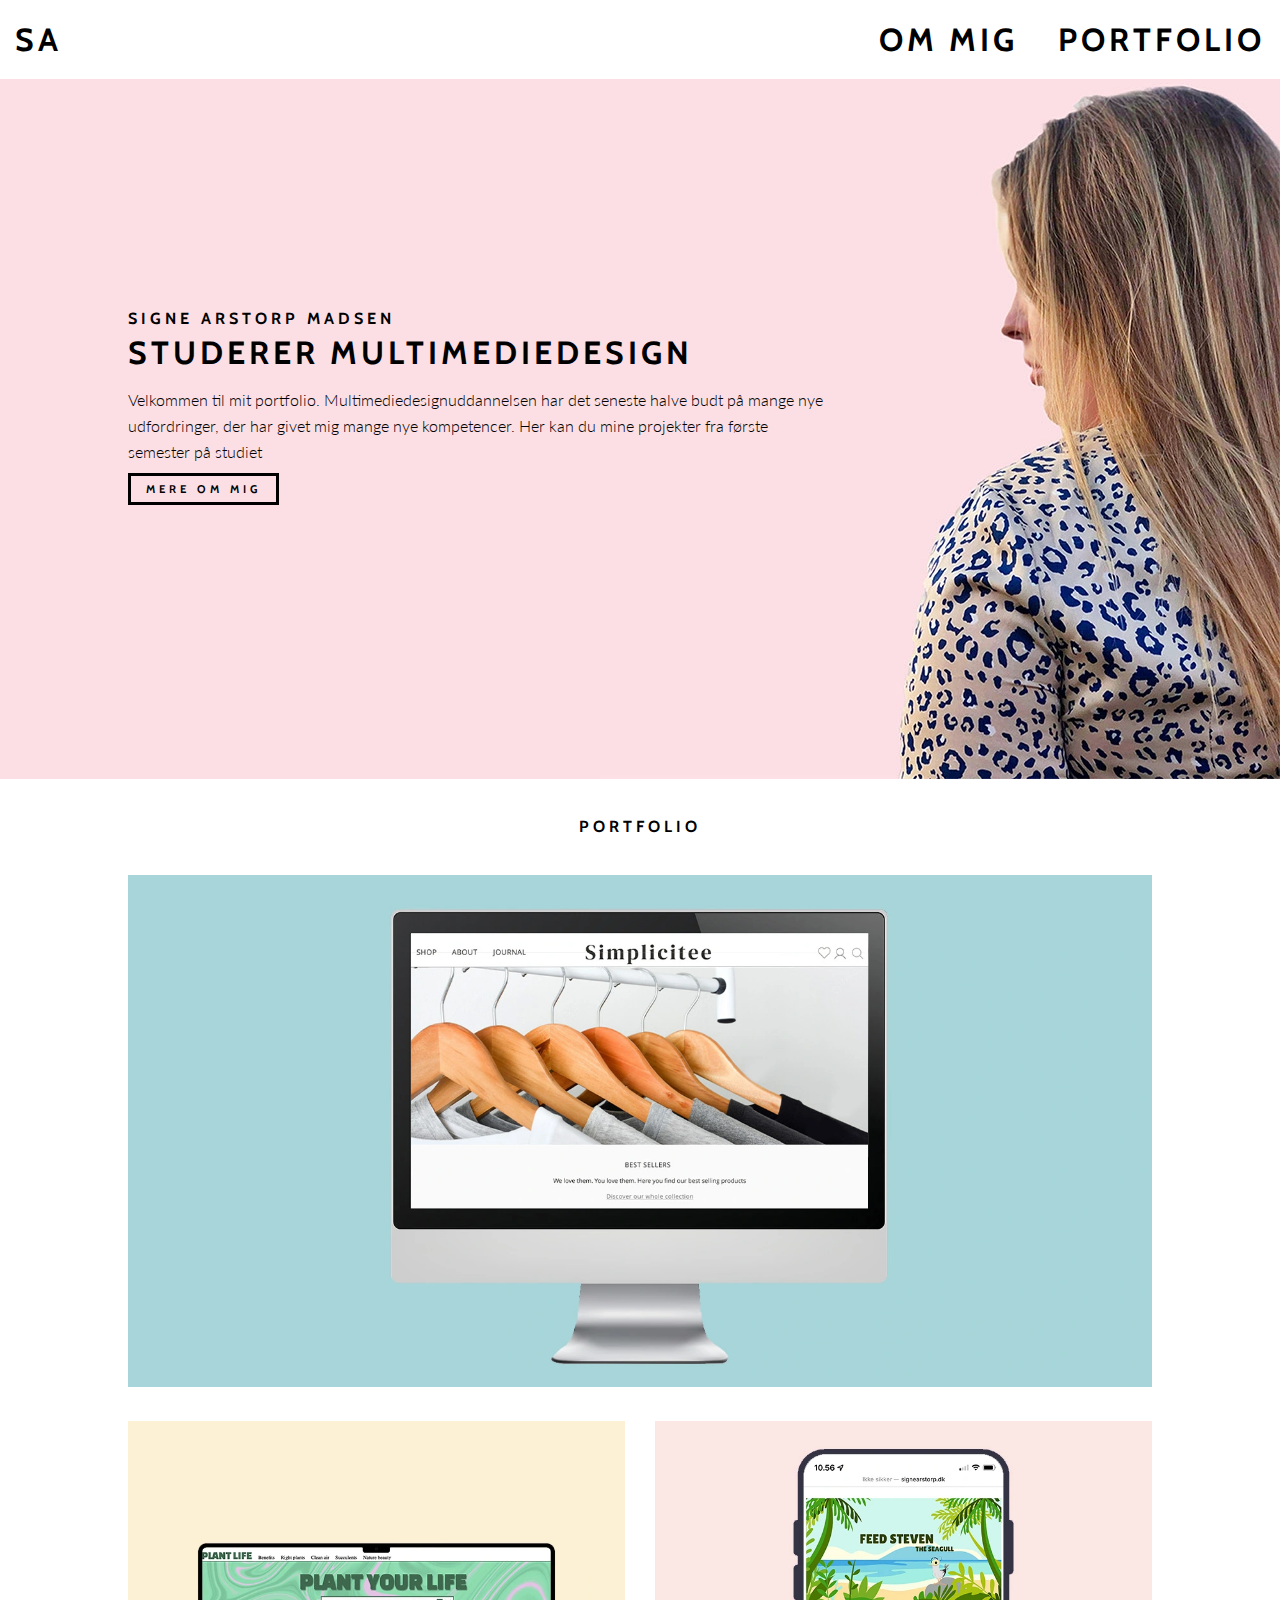
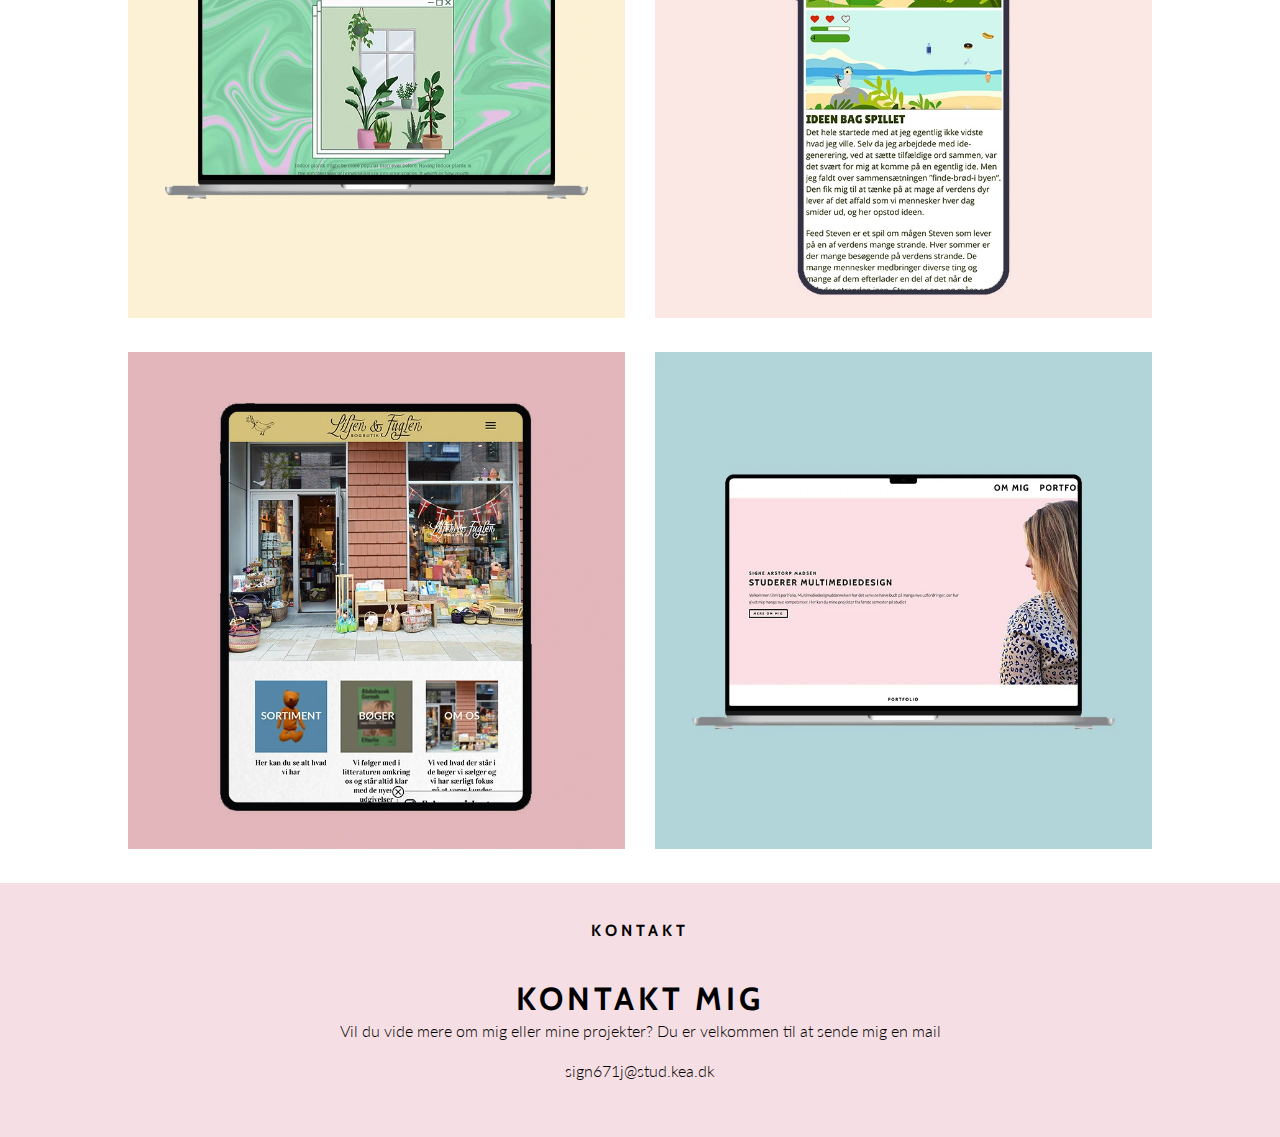
<file: index.html>
<!DOCTYPE html>
<html lang="da">
  <head>
    <meta charset="UTF-8" />
    <meta http-equiv="X-UA-Compatible" content="IE=edge" />
    <meta name="viewport" content="width=device-width, initial-scale=1.0" />
    <link rel="stylesheet" href="generel.css" />
    <link rel="stylesheet" href="layout.css" />
    <link rel="preconnect" href="https://fonts.googleapis.com" />
    <link rel="preconnect" href="https://fonts.gstatic.com" crossorigin />
    <link href="https://fonts.googleapis.com/css2?family=Cabin:wght@500;600;700&family=Lato:wght@300&display=swap" rel="stylesheet" />
    <link rel="icon" type="image/svg+xml" href="img/favicon.svg" />
    <title>Forside</title>
  </head>
  <body>
    <header>
      <a class="logo" href="index.html">SA</a>
      <nav>
        <ul class="menu">
          <li>
            <a class="om_mig" href="om_mig.html">om mig</a>
          </li>
          <li>
            <a class="portfolio_menu" href="portfolio.html">portfolio</a>
          </li>
        </ul>
      </nav>
    </header>

    <main>
      <div class="om_mig_container">
        <div class="om_mig_tekst">
          <h2>signe arstorp madsen</h2>
          <h1>studerer multimediedesign</h1>
          <p>Velkommen til mit portfolio. Multimediedesignuddannelsen har det seneste halve budt på mange nye udfordringer, der har givet mig mange nye kompetencer. Her kan du mine projekter fra første semester på studiet</p>
          <a class="om_knap" href="om_mig.html">Mere om mig</a>
        </div>
      </div>
      <h2 class="portfolio_tekst">portfolio</h2>
      <div class="portfolio">
        <div class="portfolio_grid">
          <div class="container1">
            <a href="tema3.html"><img class="tema3" src="img/tema_3.webp" alt="" /></a>
          </div>
          <div class="container2">
            <a href="tema2.html"><img class="tema2" src="img/tema_2.webp" alt="" /></a>
          </div>
          <div class="container3">
            <a href="tema4.html"><img class="tema4" src="img/tema_4.webp" alt="" /></a>
          </div>
          <div class="container4">
            <a href="tema5.html"><img class="tema5" src="img/tema_5.webp" alt="" /></a>
          </div>
          <div class="container5">
            <a href="tema6.html"><img class="tema6" src="img/tema_6.webp" alt="" /></a>
          </div>
        </div>
      </div>
    </main>

    <footer>
      <h2>kontakt</h2>
      <h1>Kontakt mig</h1>
      <p>Vil du vide mere om mig eller mine projekter? Du er velkommen til at sende mig en mail</p>
      <p>sign671j@stud.kea.dk</p>
    </footer>
    <script src="script.js"></script>
  </body>
</html>
</file>
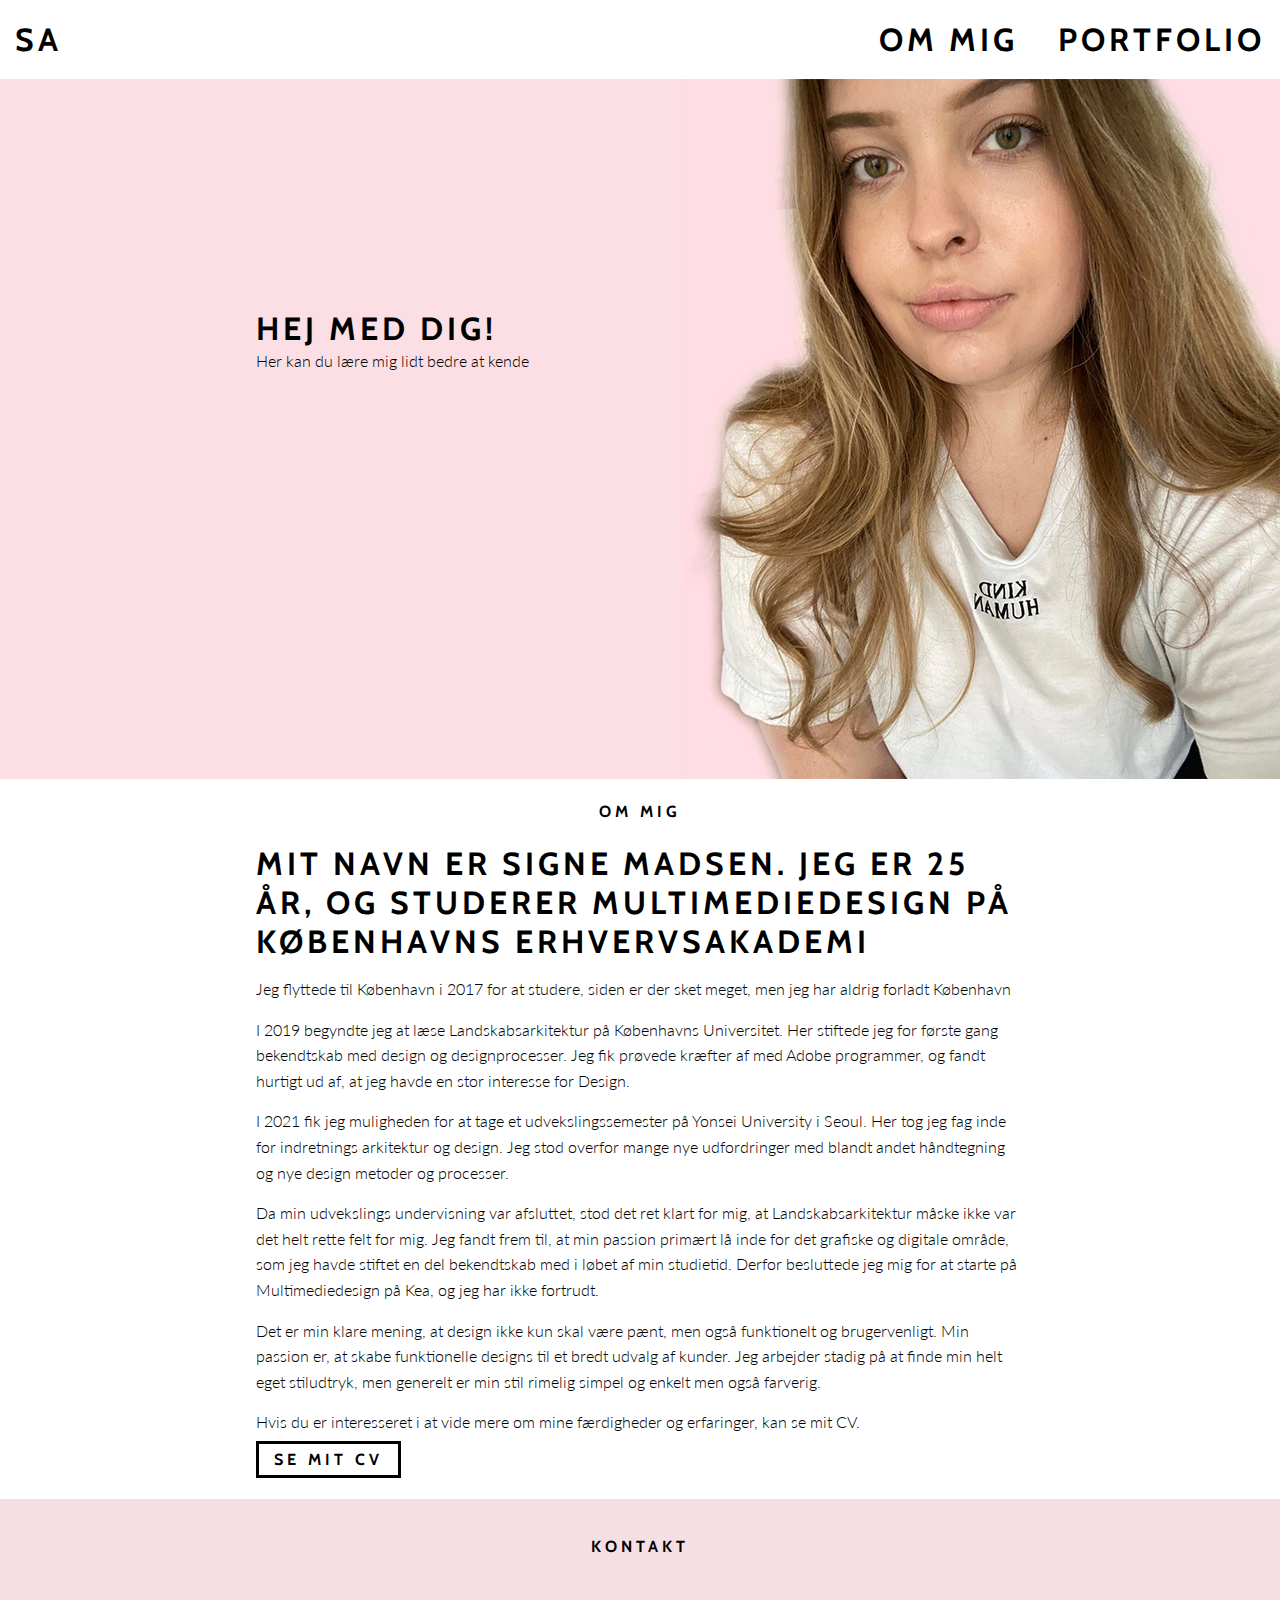
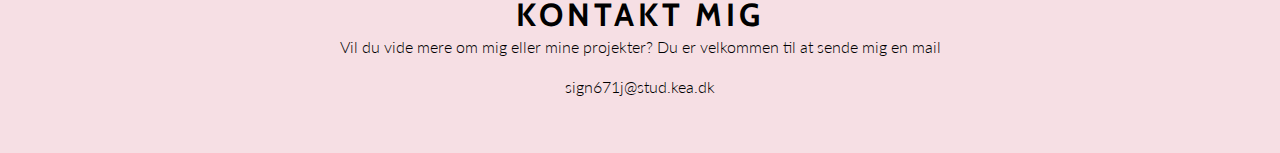
<file: om_mig.html>
<!DOCTYPE html>
<html lang="Da">
  <head>
    <meta charset="UTF-8" />
    <meta http-equiv="X-UA-Compatible" content="IE=edge" />
    <meta name="viewport" content="width=device-width, initial-scale=1.0" />
    <link rel="stylesheet" href="generel.css" />
    <link rel="stylesheet" href="layout.css" />
    <link rel="preconnect" href="https://fonts.googleapis.com" />
    <link rel="preconnect" href="https://fonts.gstatic.com" crossorigin />
    <link href="https://fonts.googleapis.com/css2?family=Cabin:wght@500;600;700&family=Lato:wght@300&display=swap" rel="stylesheet" />
    <link rel="icon" type="image/svg+xml" href="img/favicon.svg" />
    <title>Om mig</title>
  </head>
  <body>
    <header>
      <a class="logo" href="index.html">SA</a>
      <nav>
        <ul class="menu">
          <li>
            <a class="om_mig" href="om_mig.html">om mig</a>
          </li>
          <li>
            <a class="portfolio_menu" href="portfolio.html">portfolio</a>
          </li>
        </ul>
      </nav>
    </header>

    <main>
      <div class="potraet_container">
        <h1>Hej med dig!</h1>
        <p>Her kan du lære mig lidt bedre at kende</p>
      </div>
      <div class="om_mig_tekst_container">
        <h2>Om mig</h2>
        <h1>Mit navn er Signe Madsen. Jeg er 25 år, og studerer multimediedesign på Københavns Erhvervsakademi</h1>
        <p>Jeg flyttede til København i 2017 for at studere, siden er der sket meget, men jeg har aldrig forladt København</p>
        <p>I 2019 begyndte jeg at læse Landskabsarkitektur på Københavns Universitet. Her stiftede jeg for første gang bekendtskab med design og designprocesser. Jeg fik prøvede kræfter af med Adobe programmer, og fandt hurtigt ud af, at jeg havde en stor interesse for Design.</p>
        <p>I 2021 fik jeg muligheden for at tage et udvekslingssemester på Yonsei University i Seoul. Her tog jeg fag inde for indretnings arkitektur og design. Jeg stod overfor mange nye udfordringer med blandt andet håndtegning og nye design metoder og processer.</p>
        <p>Da min udvekslings undervisning var afsluttet, stod det ret klart for mig, at Landskabsarkitektur måske ikke var det helt rette felt for mig. Jeg fandt frem til, at min passion primært lå inde for det grafiske og digitale område, som jeg havde stiftet en del bekendtskab med i løbet af min studietid. Derfor besluttede jeg mig for at starte på Multimediedesign på Kea, og jeg har ikke fortrudt.</p>
        <p>Det er min klare mening, at design ikke kun skal være pænt, men også funktionelt og brugervenligt. Min passion er, at skabe funktionelle designs til et bredt udvalg af kunder. Jeg arbejder stadig på at finde min helt eget stiludtryk, men generelt er min stil rimelig simpel og enkelt men også farverig.</p>
        <p>Hvis du er interesseret i at vide mere om mine færdigheder og erfaringer, kan se mit CV.</p>
        <a class="cv_knap" href="dokumenter/cv.pdf">Se mit CV</a>
      </div>
    </main>

    <footer>
      <h2>kontakt</h2>
      <h1>Kontakt mig</h1>
      <p>Vil du vide mere om mig eller mine projekter? Du er velkommen til at sende mig en mail</p>
      <p>sign671j@stud.kea.dk</p>
    </footer>
  </body>
</html>
</file>
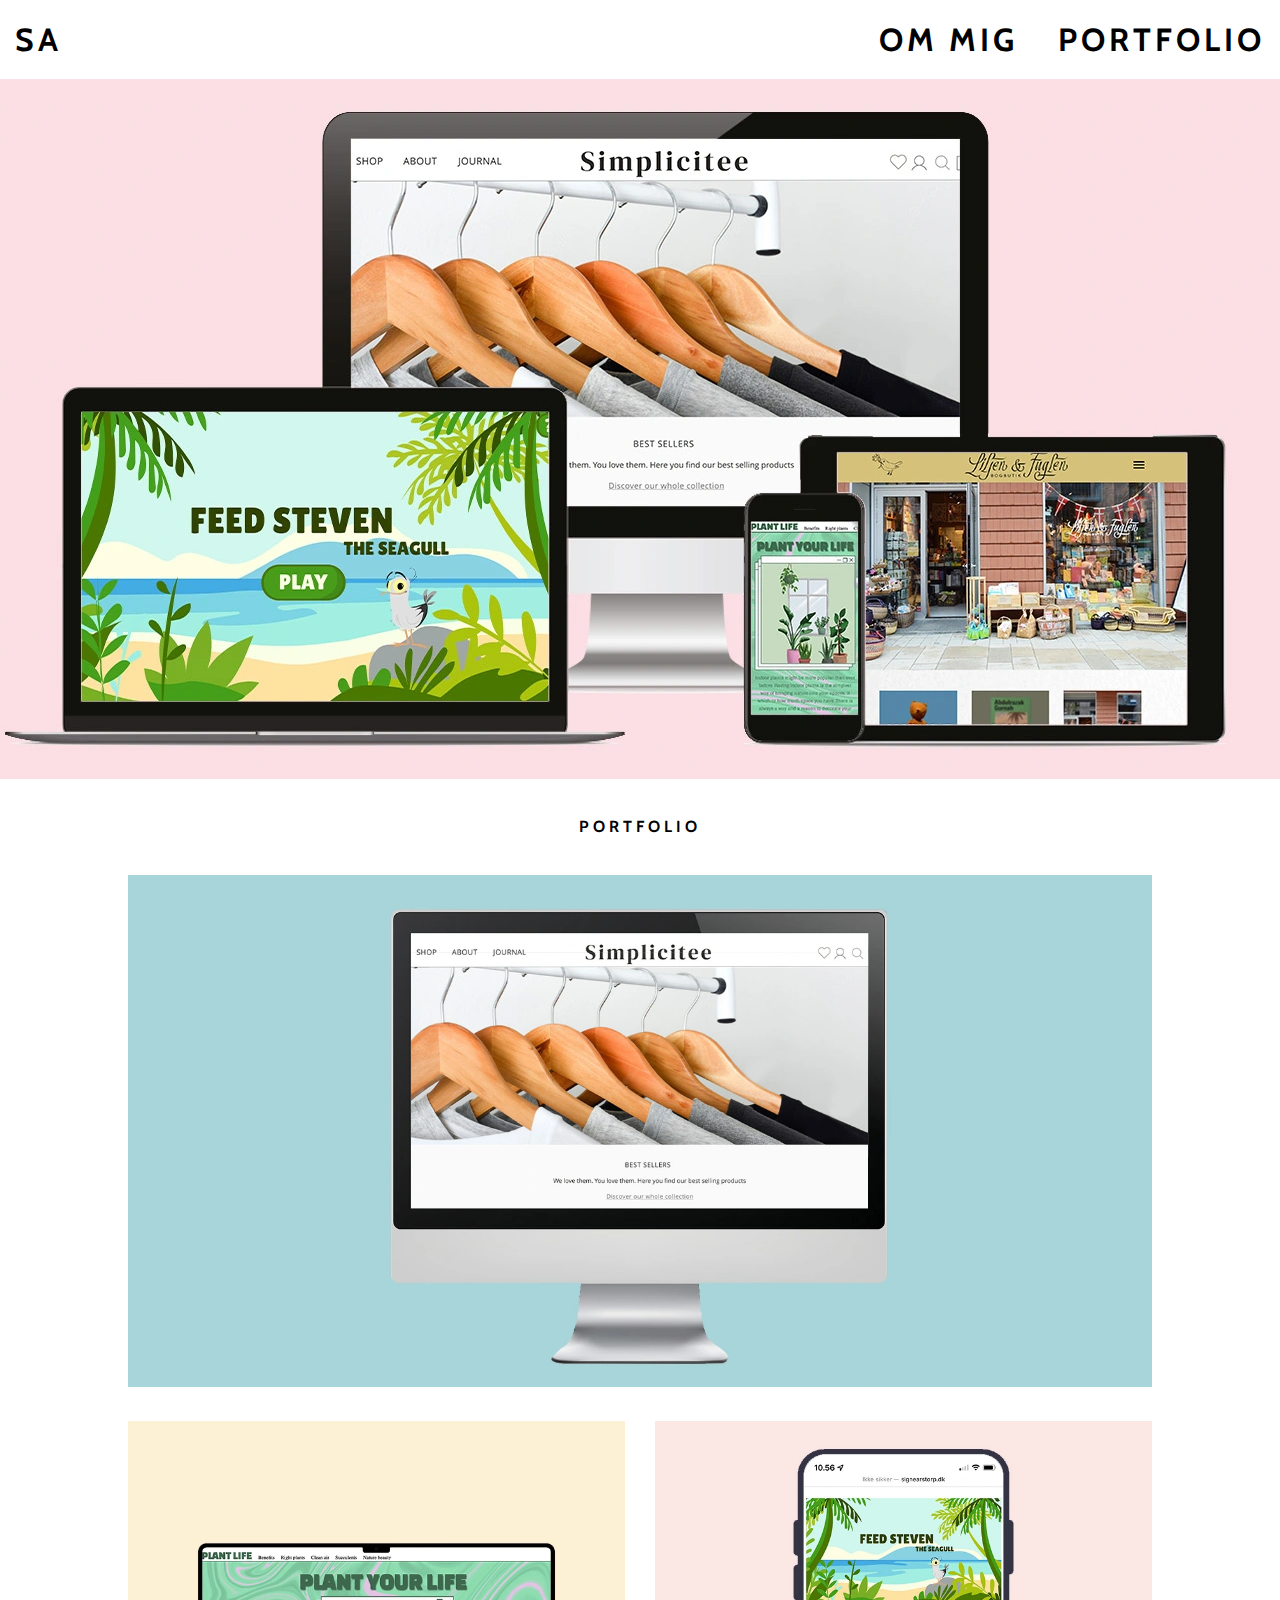
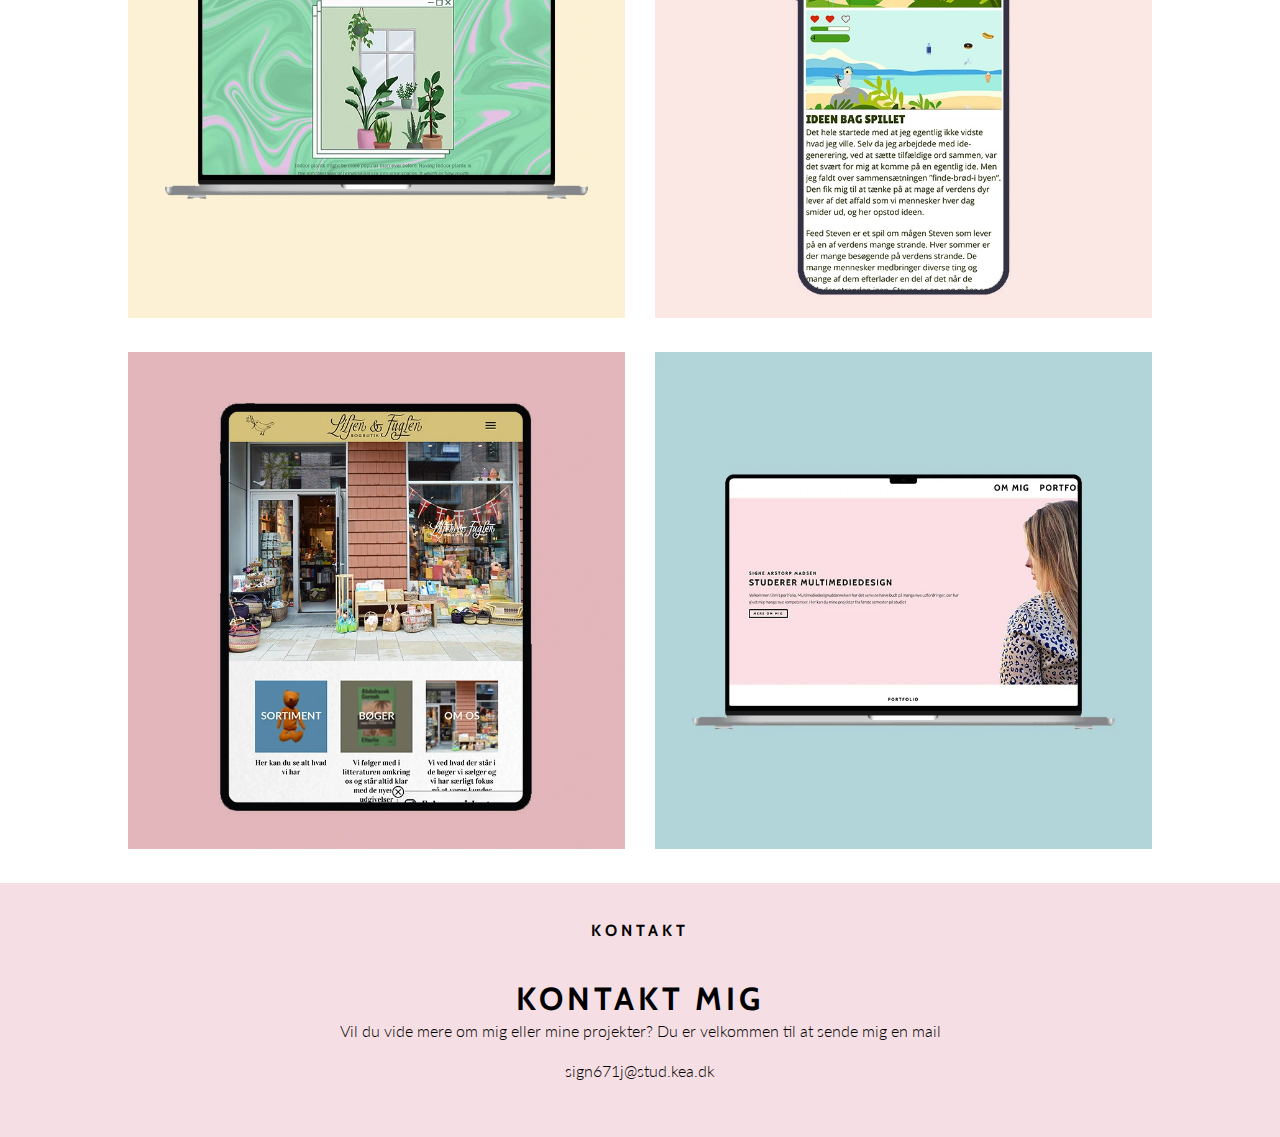
<file: portfolio.html>
<!DOCTYPE html>
<html lang="en">
  <head>
    <meta charset="UTF-8" />
    <meta http-equiv="X-UA-Compatible" content="IE=edge" />
    <meta name="viewport" content="width=device-width, initial-scale=1.0" />
    <link rel="stylesheet" href="generel.css" />
    <link rel="stylesheet" href="layout.css" />
    <link rel="preconnect" href="https://fonts.googleapis.com" />
    <link rel="preconnect" href="https://fonts.gstatic.com" crossorigin />
    <link href="https://fonts.googleapis.com/css2?family=Cabin:wght@500;600;700&family=Lato:wght@300&display=swap" rel="stylesheet" />
    <link rel="icon" type="image/svg+xml" href="img/favicon.svg" />
    <title>Portfolio</title>
  </head>
  <body>
    <header>
      <a class="logo" href="index.html">SA</a>
      <nav>
        <ul class="menu">
          <li>
            <a class="om_mig" href="om_mig.html">om mig</a>
          </li>
          <li>
            <a class="portfolio_menu" href="portfolio.html">portfolio</a>
          </li>
        </ul>
      </nav>
    </header>
    <main>
      <div class="portfolio_container"></div>
      <h2 class="portfolio_tekst">portfolio</h2>
      <div class="portfolio">
        <div class="portfolio_grid">
          <div class="container1">
            <a href="tema3.html"><img class="tema3" src="img/tema_3.webp" alt="" /></a>
          </div>
          <div class="container2">
            <a href="tema2.html"><img class="tema2" src="img/tema_2.webp" alt="" /></a>
          </div>
          <div class="container3">
            <a href="tema4.html"><img class="tema4" src="img/tema_4.webp" alt="" /></a>
          </div>
          <div class="container4">
            <a href="tema5.html"><img class="tema5" src="img/tema_5.webp" alt="" /></a>
          </div>
          <div class="container5">
            <a href="tema6.html"><img class="tema6" src="img/tema_6.webp" alt="" /></a>
          </div>
        </div>
      </div>
    </main>

    <footer>
      <h2>kontakt</h2>
      <h1>Kontakt mig</h1>
      <p>Vil du vide mere om mig eller mine projekter? Du er velkommen til at sende mig en mail</p>
      <p>sign671j@stud.kea.dk</p>
    </footer>
    <script src="script.js"></script>
  </body>
</html>
</file>
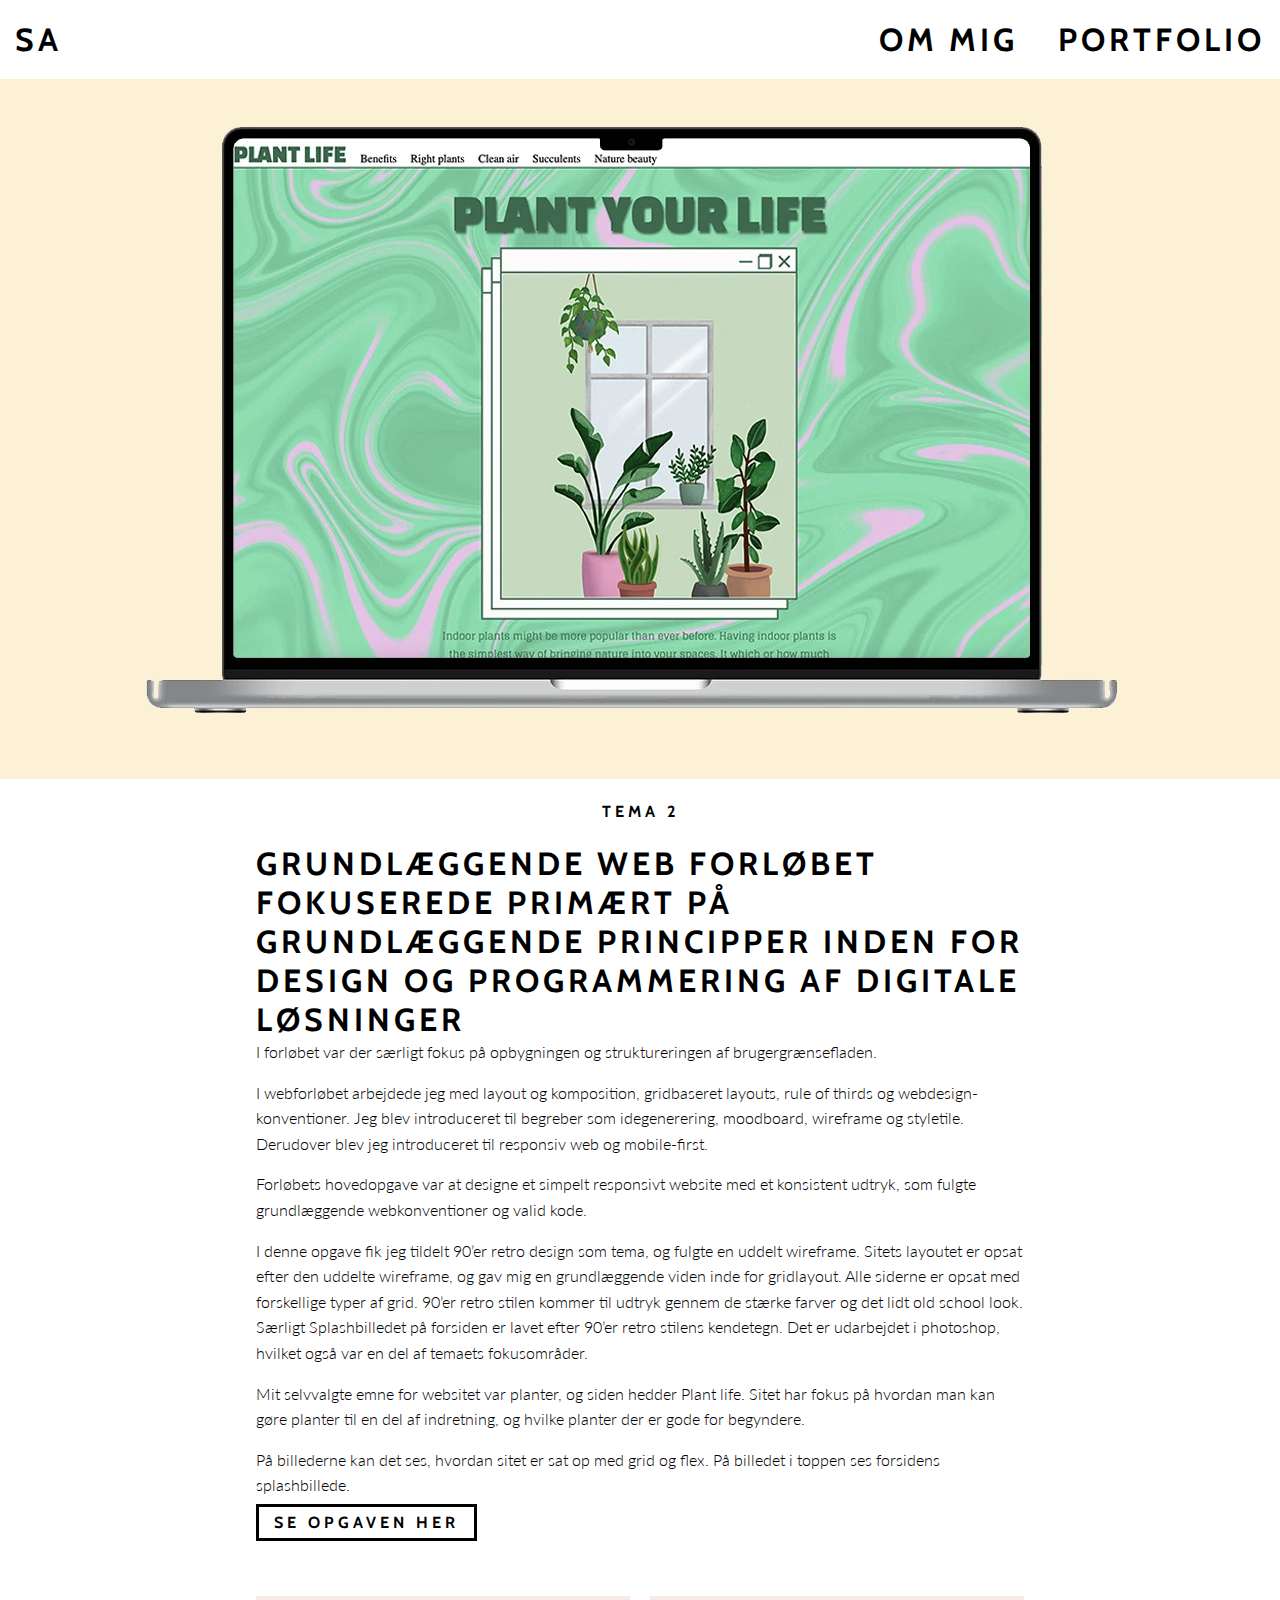
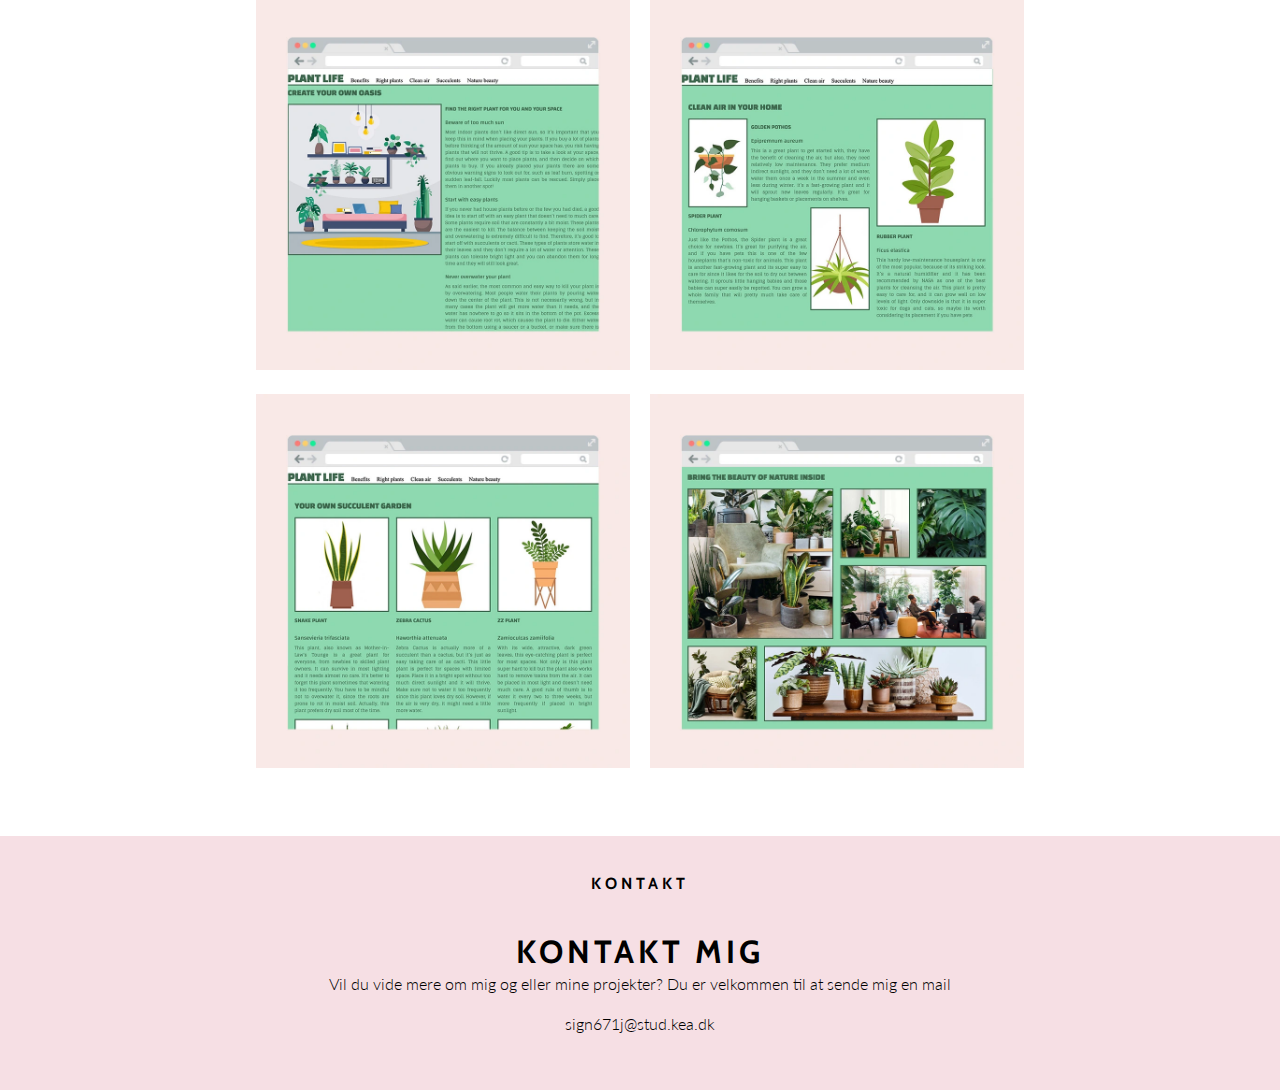
<file: tema2.html>
<!DOCTYPE html>
<html lang="da">
  <head>
    <meta charset="UTF-8" />
    <meta http-equiv="X-UA-Compatible" content="IE=edge" />
    <meta name="viewport" content="width=device-width, initial-scale=1.0" />
    <link rel="stylesheet" href="generel.css" />
    <link rel="stylesheet" href="layout.css" />
    <link rel="preconnect" href="https://fonts.googleapis.com" />
    <link rel="preconnect" href="https://fonts.gstatic.com" crossorigin />
    <link href="https://fonts.googleapis.com/css2?family=Cabin:wght@500;600;700&family=Lato:wght@300&display=swap" rel="stylesheet" />
    <link rel="icon" type="image/svg+xml" href="img/favicon.svg" />
    <title>Tema 2</title>
  </head>
  <body>
    <header>
      <a class="logo" href="index.html">SA</a>
      <nav>
        <ul class="menu">
          <li>
            <a class="om_mig" href="om_mig.html">om mig</a>
          </li>
          <li>
            <a class="portfolio_menu" href="portfolio.html">portfolio</a>
          </li>
        </ul>
      </nav>
    </header>

    <main>
      <div class="tema2_billede_container"></div>

      <div class="tema2_tekst_container">
        <h2>Tema 2</h2>
        <h1>Grundlæggende Web forløbet fokuserede primært på grundlæggende principper inden for design og programmering af digitale løsninger</h1>
        <p>I forløbet var der særligt fokus på opbygningen og struktureringen af brugergrænsefladen.</p>
        <p>I webforløbet arbejdede jeg med layout og komposition, gridbaseret layouts, rule of thirds og webdesign-konventioner. Jeg blev introduceret til begreber som idegenerering, moodboard, wireframe og styletile. Derudover blev jeg introduceret til responsiv web og mobile-first.</p>
        <p>Forløbets hovedopgave var at designe et simpelt responsivt website med et konsistent udtryk, som fulgte grundlæggende webkonventioner og valid kode.</p>
        <p>I denne opgave fik jeg tildelt 90’er retro design som tema, og fulgte en uddelt wireframe. Sitets layoutet er opsat efter den uddelte wireframe, og gav mig en grundlæggende viden inde for gridlayout. Alle siderne er opsat med forskellige typer af grid. 90’er retro stilen kommer til udtryk gennem de stærke farver og det lidt old school look. Særligt Splashbilledet på forsiden er lavet efter 90’er retro stilens kendetegn. Det er udarbejdet i photoshop, hvilket også var en del af temaets fokusområder.</p>
        <p>Mit selvvalgte emne for websitet var planter, og siden hedder Plant life. Sitet har fokus på hvordan man kan gøre planter til en del af indretning, og hvilke planter der er gode for begyndere.</p>
        <p>På billederne kan det ses, hvordan sitet er sat op med grid og flex. På billedet i toppen ses forsidens splashbillede.</p>
        <a class="tema2_knap" href="https://signearstorp.dk/kea/02_web/04_responsive/responsive_v2/index.html">Se opgaven her</a>
      </div>
      <div class="tema2_grid">
        <div class="billede_container1"><img src="img/tema2_billede1.webp" alt="" /></div>
        <div class="billede_container2"><img src="img/tema2_billede2.webp" alt="" /></div>
        <div class="billede_container3"><img src="img/tema2_billede3.webp" alt="" /></div>
        <div class="billede_container4"><img src="img/tema2_billede4.webp" alt="" /></div>
      </div>
    </main>

    <footer>
      <h2>kontakt</h2>
      <h1>Kontakt mig</h1>
      <p>Vil du vide mere om mig og eller mine projekter? Du er velkommen til at sende mig en mail</p>
      <p>sign671j@stud.kea.dk</p>
    </footer>
    <script src="script.js"></script>
  </body>
</html>
</file>
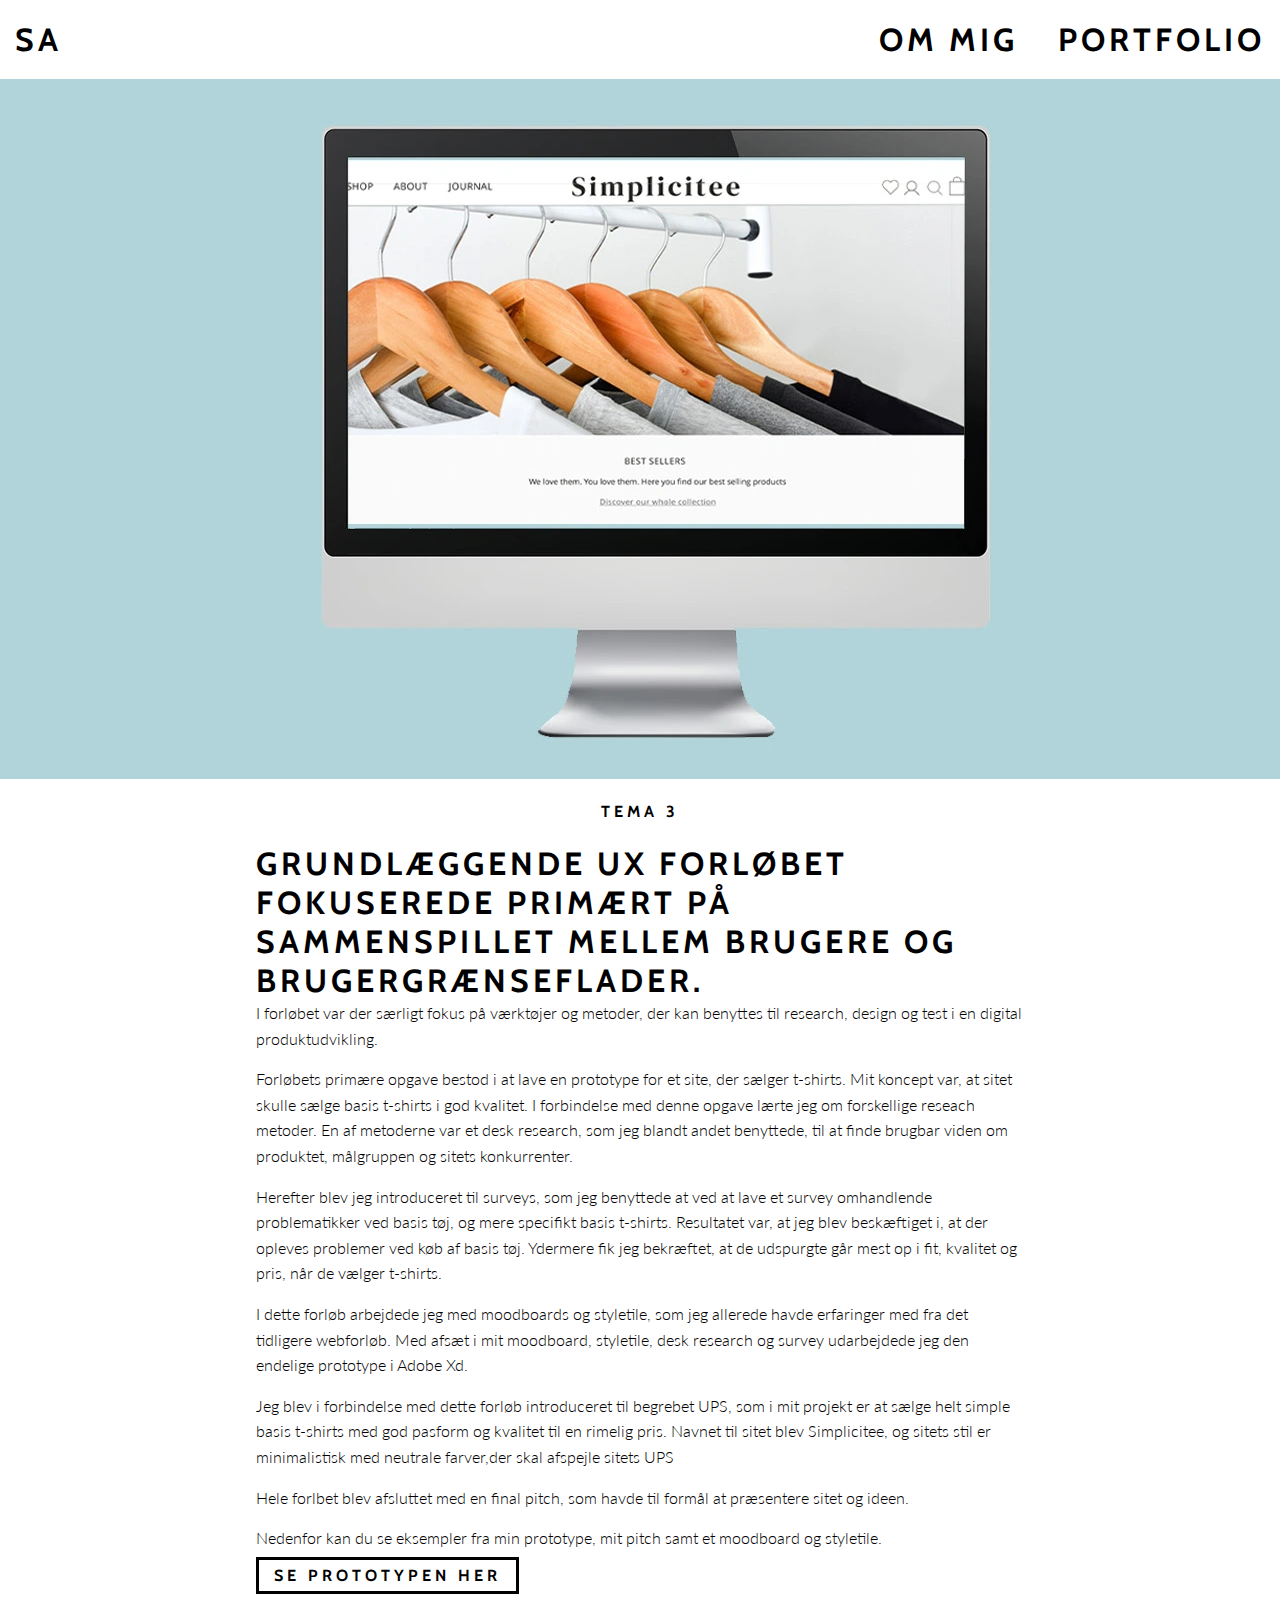
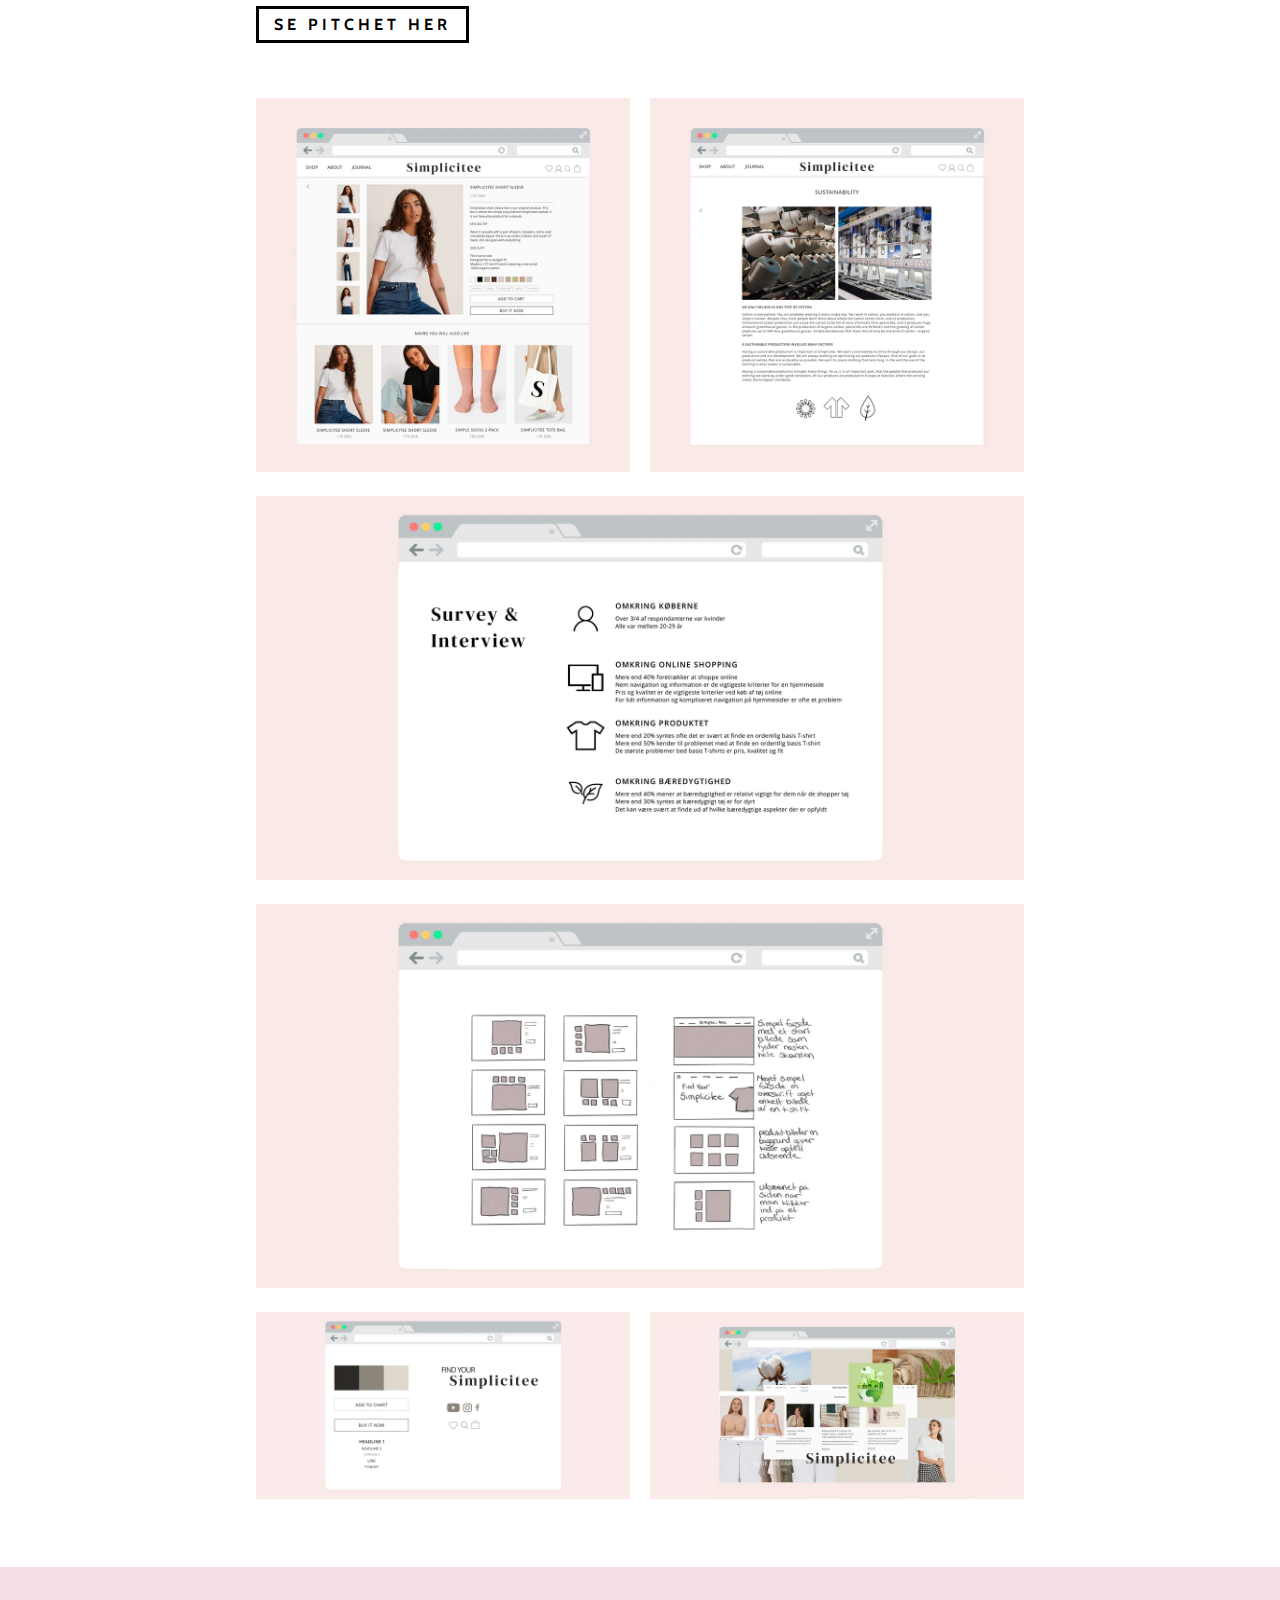
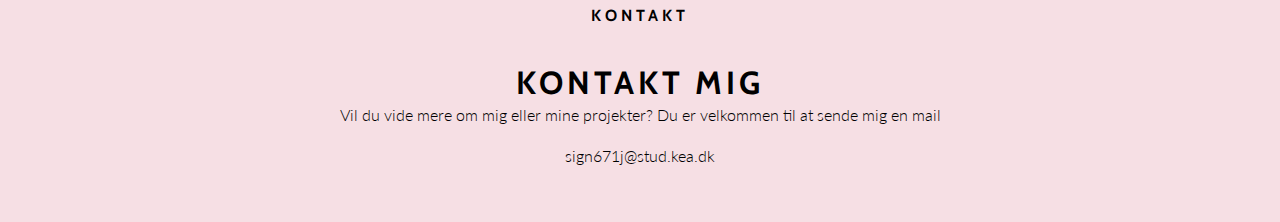
<file: tema3.html>
<!DOCTYPE html>
<html lang="da">
  <head>
    <meta charset="UTF-8" />
    <meta http-equiv="X-UA-Compatible" content="IE=edge" />
    <meta name="viewport" content="width=device-width, initial-scale=1.0" />
    <link rel="stylesheet" href="generel.css" />
    <link rel="stylesheet" href="layout.css" />
    <link rel="preconnect" href="https://fonts.googleapis.com" />
    <link rel="preconnect" href="https://fonts.gstatic.com" crossorigin />
    <link href="https://fonts.googleapis.com/css2?family=Cabin:wght@500;600;700&family=Lato:wght@300&display=swap" rel="stylesheet" />
    <link rel="icon" type="image/svg+xml" href="img/favicon.svg" />
    <title>Tema 3</title>
  </head>
  <body>
    <header>
      <a class="logo" href="index.html">SA</a>
      <nav>
        <ul class="menu">
          <li>
            <a class="om_mig" href="om_mig.html">om mig</a>
          </li>
          <li>
            <a class="portfolio_menu" href="portfolio.html">portfolio</a>
          </li>
        </ul>
      </nav>
    </header>

    <main>
      <div class="tema3_billede_container"></div>

      <div class="tema3_tekst_container">
        <h2>Tema 3</h2>
        <h1>Grundlæggende UX forløbet fokuserede primært på sammenspillet mellem brugere og brugergrænseflader.</h1>
        <p>I forløbet var der særligt fokus på værktøjer og metoder, der kan benyttes til research, design og test i en digital produktudvikling.</p>
        <p>Forløbets primære opgave bestod i at lave en prototype for et site, der sælger t-shirts. Mit koncept var, at sitet skulle sælge basis t-shirts i god kvalitet. I forbindelse med denne opgave lærte jeg om forskellige reseach metoder. En af metoderne var et desk research, som jeg blandt andet benyttede, til at finde brugbar viden om produktet, målgruppen og sitets konkurrenter.</p>
        <p>Herefter blev jeg introduceret til surveys, som jeg benyttede at ved at lave et survey omhandlende problematikker ved basis tøj, og mere specifikt basis t-shirts. Resultatet var, at jeg blev beskæftiget i, at der opleves problemer ved køb af basis tøj. Ydermere fik jeg bekræftet, at de udspurgte går mest op i fit, kvalitet og pris, når de vælger t-shirts.</p>
        <p>I dette forløb arbejdede jeg med moodboards og styletile, som jeg allerede havde erfaringer med fra det tidligere webforløb. Med afsæt i mit moodboard, styletile, desk research og survey udarbejdede jeg den endelige prototype i Adobe Xd.</p>
        <p>Jeg blev i forbindelse med dette forløb introduceret til begrebet UPS, som i mit projekt er at sælge helt simple basis t-shirts med god pasform og kvalitet til en rimelig pris. Navnet til sitet blev Simplicitee, og sitets stil er minimalistisk med neutrale farver,der skal afspejle sitets UPS</p>
        <p>Hele forlbet blev afsluttet med en final pitch, som havde til formål at præsentere sitet og ideen.</p>
        <p>Nedenfor kan du se eksempler fra min prototype, mit pitch samt et moodboard og styletile.</p>

        <a class="tema3_knap" href="https://xd.adobe.com/view/455d7274-f507-442e-a868-dc1fde8c0948-100e/">Se prototypen her</a>
        <hr />
        <a class="tema3_knap2" href="https://xd.adobe.com/view/71069b9d-86c4-44b8-adbc-8de6cba146b1-2455/">Se pitchet her</a>
      </div>
      <div class="tema3_grid">
        <div class="billede_container1"><img src="img/tema3_billede1.webp" alt="" /></div>
        <div class="billede_container2"><img src="img/tema3_billede2.webp" alt="" /></div>
        <div class="billede_container3_tema3"><img src="img/tema3_billede3.webp" alt="" /></div>
        <div class="billede_container4_tema3"><img src="img/tema3_billede4.webp" alt="" /></div>
        <div class="billede_container5_tema3"><img src="img/tema3_billede5.webp" alt="" /></div>
        <div class="billede_container6_tema3"><img src="img/tema3_billede6.webp" alt="" /></div>
      </div>
    </main>

    <footer>
      <h2>kontakt</h2>
      <h1>Kontakt mig</h1>
      <p>Vil du vide mere om mig eller mine projekter? Du er velkommen til at sende mig en mail</p>
      <p>sign671j@stud.kea.dk</p>
    </footer>
    <script src="script.js"></script>
  </body>
</html>
</file>
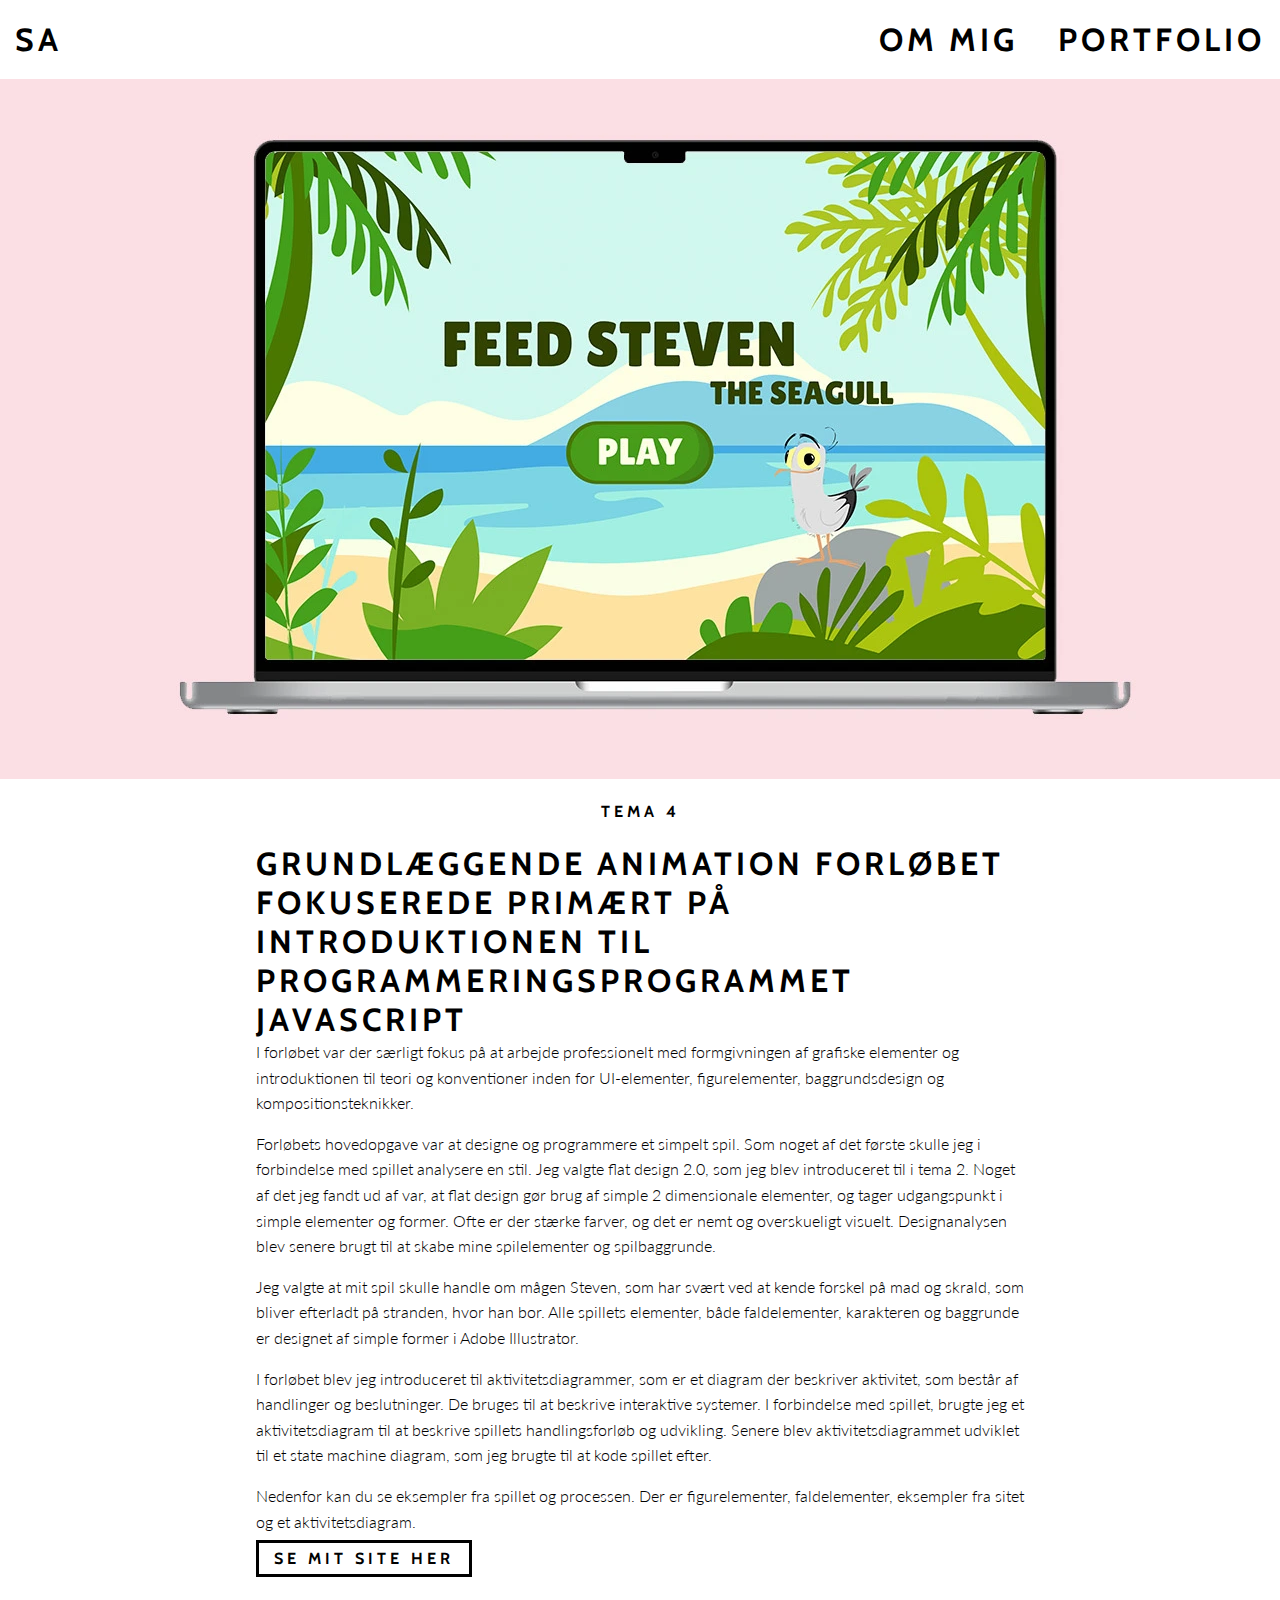
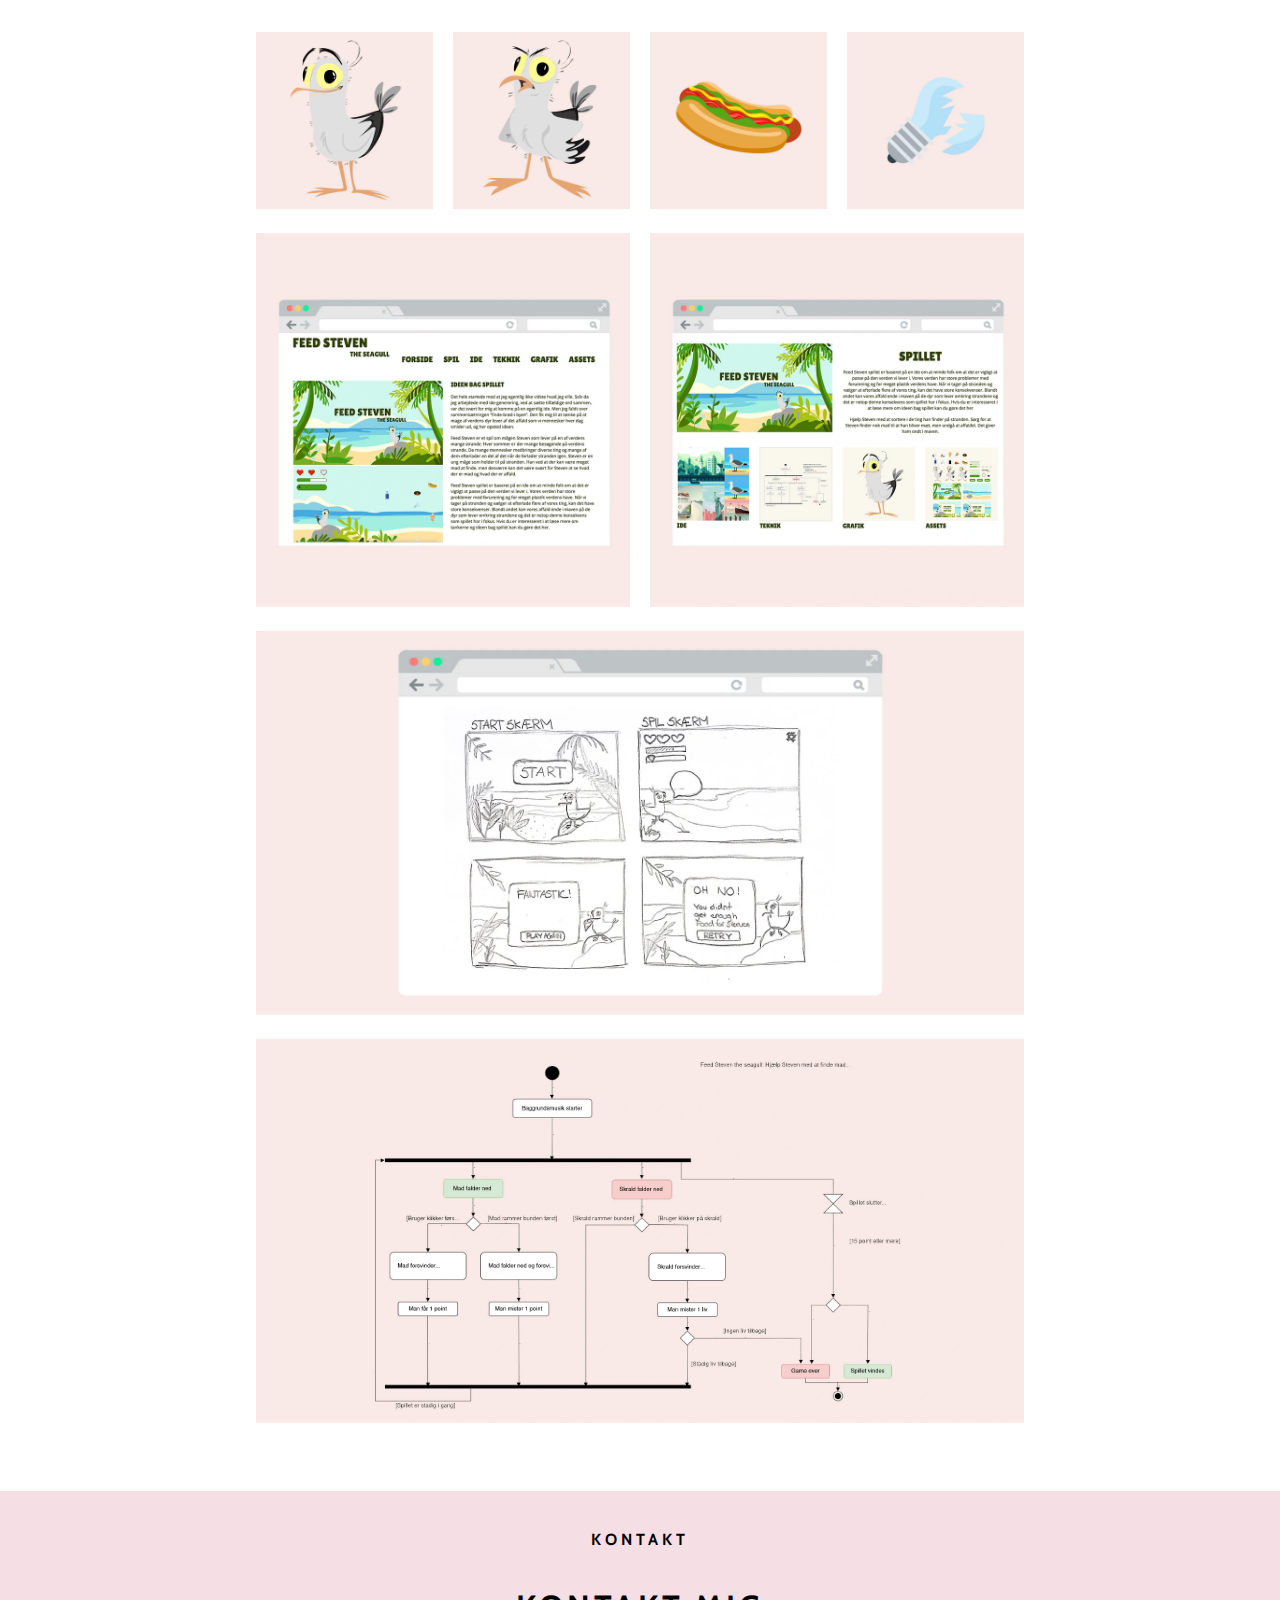
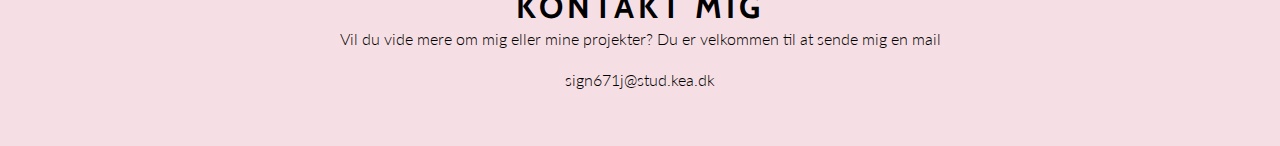
<file: tema4.html>
<!DOCTYPE html>
<html lang="da">
  <head>
    <meta charset="UTF-8" />
    <meta http-equiv="X-UA-Compatible" content="IE=edge" />
    <meta name="viewport" content="width=device-width, initial-scale=1.0" />
    <link rel="stylesheet" href="generel.css" />
    <link rel="stylesheet" href="layout.css" />
    <link rel="preconnect" href="https://fonts.googleapis.com" />
    <link rel="preconnect" href="https://fonts.gstatic.com" crossorigin />
    <link href="https://fonts.googleapis.com/css2?family=Cabin:wght@500;600;700&family=Lato:wght@300&display=swap" rel="stylesheet" />
    <link rel="icon" type="image/svg+xml" href="img/favicon.svg" />
    <title>Tema 4</title>
  </head>
  <body>
    <header>
      <a class="logo" href="index.html">SA</a>
      <nav>
        <ul class="menu">
          <li>
            <a class="om_mig" href="om_mig.html">om mig</a>
          </li>
          <li>
            <a class="portfolio_menu" href="portfolio.html">portfolio</a>
          </li>
        </ul>
      </nav>
    </header>

    <main>
      <div class="tema4_billede_container"></div>

      <div class="tema4_tekst_container">
        <h2>Tema 4</h2>
        <h1>Grundlæggende animation forløbet fokuserede primært på introduktionen til programmeringsprogrammet Javascript</h1>
        <p>I forløbet var der særligt fokus på at arbejde professionelt med formgivningen af grafiske elementer og introduktionen til teori og konventioner inden for UI-elementer, figurelementer, baggrundsdesign og kompositionsteknikker.</p>
        <p>Forløbets hovedopgave var at designe og programmere et simpelt spil. Som noget af det første skulle jeg i forbindelse med spillet analysere en stil. Jeg valgte flat design 2.0, som jeg blev introduceret til i tema 2. Noget af det jeg fandt ud af var, at flat design gør brug af simple 2 dimensionale elementer, og tager udgangspunkt i simple elementer og former. Ofte er der stærke farver, og det er nemt og overskueligt visuelt. Designanalysen blev senere brugt til at skabe mine spilelementer og spilbaggrunde.</p>
        <p>Jeg valgte at mit spil skulle handle om mågen Steven, som har svært ved at kende forskel på mad og skrald, som bliver efterladt på stranden, hvor han bor. Alle spillets elementer, både faldelementer, karakteren og baggrunde er designet af simple former i Adobe Illustrator.</p>
        <p>I forløbet blev jeg introduceret til aktivitetsdiagrammer, som er et diagram der beskriver aktivitet, som består af handlinger og beslutninger. De bruges til at beskrive interaktive systemer. I forbindelse med spillet, brugte jeg et aktivitetsdiagram til at beskrive spillets handlingsforløb og udvikling. Senere blev aktivitetsdiagrammet udviklet til et state machine diagram, som jeg brugte til at kode spillet efter.</p>
        <p>Nedenfor kan du se eksempler fra spillet og processen. Der er figurelementer, faldelementer, eksempler fra sitet og et aktivitetsdiagram.</p>
        <a class="tema4_knap" href="https://www.signearstorp.dk/kea/04_animation/spil/Index.html">Se mit site her</a>
      </div>
      <div class="tema4_grid">
        <div class="billede_container1"><img src="img/tema4_billede1.webp" alt="" /></div>
        <div class="billede_container2"><img src="img/tema4_billede2.webp" alt="" /></div>
        <div class="billede_container3"><img src="img/tema4_billede3.webp" alt="" /></div>
        <div class="billede_container4"><img src="img/tema4_billede4.webp" alt="" /></div>
        <div class="billede_container5_tema4"><img src="img/tema4_billede5.webp" alt="" /></div>
        <div class="billede_container6_tema4"><img src="img/tema4_billede6.webp" alt="" /></div>
        <div class="billede_container7_tema4"><img src="img/tema4_billede7.webp" alt="" /></div>
        <div class="billede_container8_tema4"><img src="img/tema4_billede8.webp" alt="" /></div>
      </div>
    </main>

    <footer>
      <h2>kontakt</h2>
      <h1>Kontakt mig</h1>
      <p>Vil du vide mere om mig eller mine projekter? Du er velkommen til at sende mig en mail</p>
      <p>sign671j@stud.kea.dk</p>
    </footer>
    <script src="script.js"></script>
  </body>
</html>
</file>
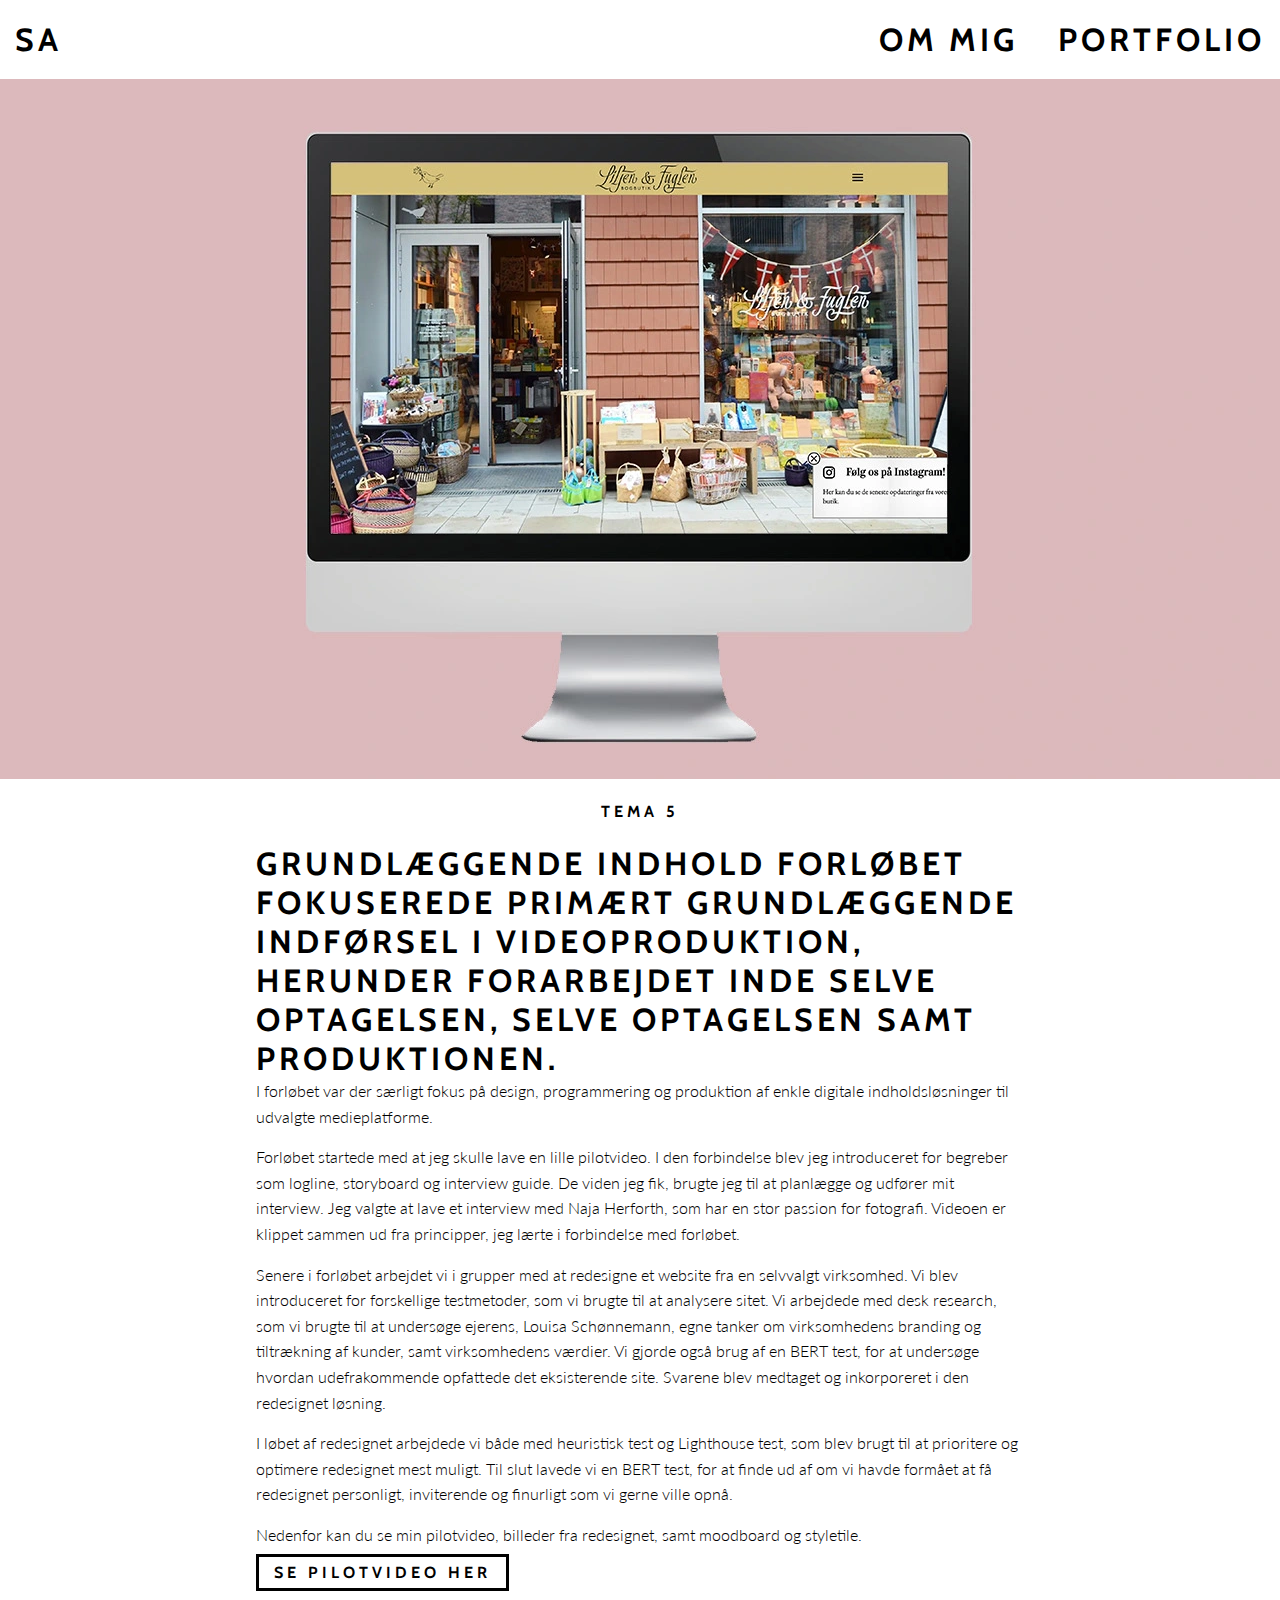
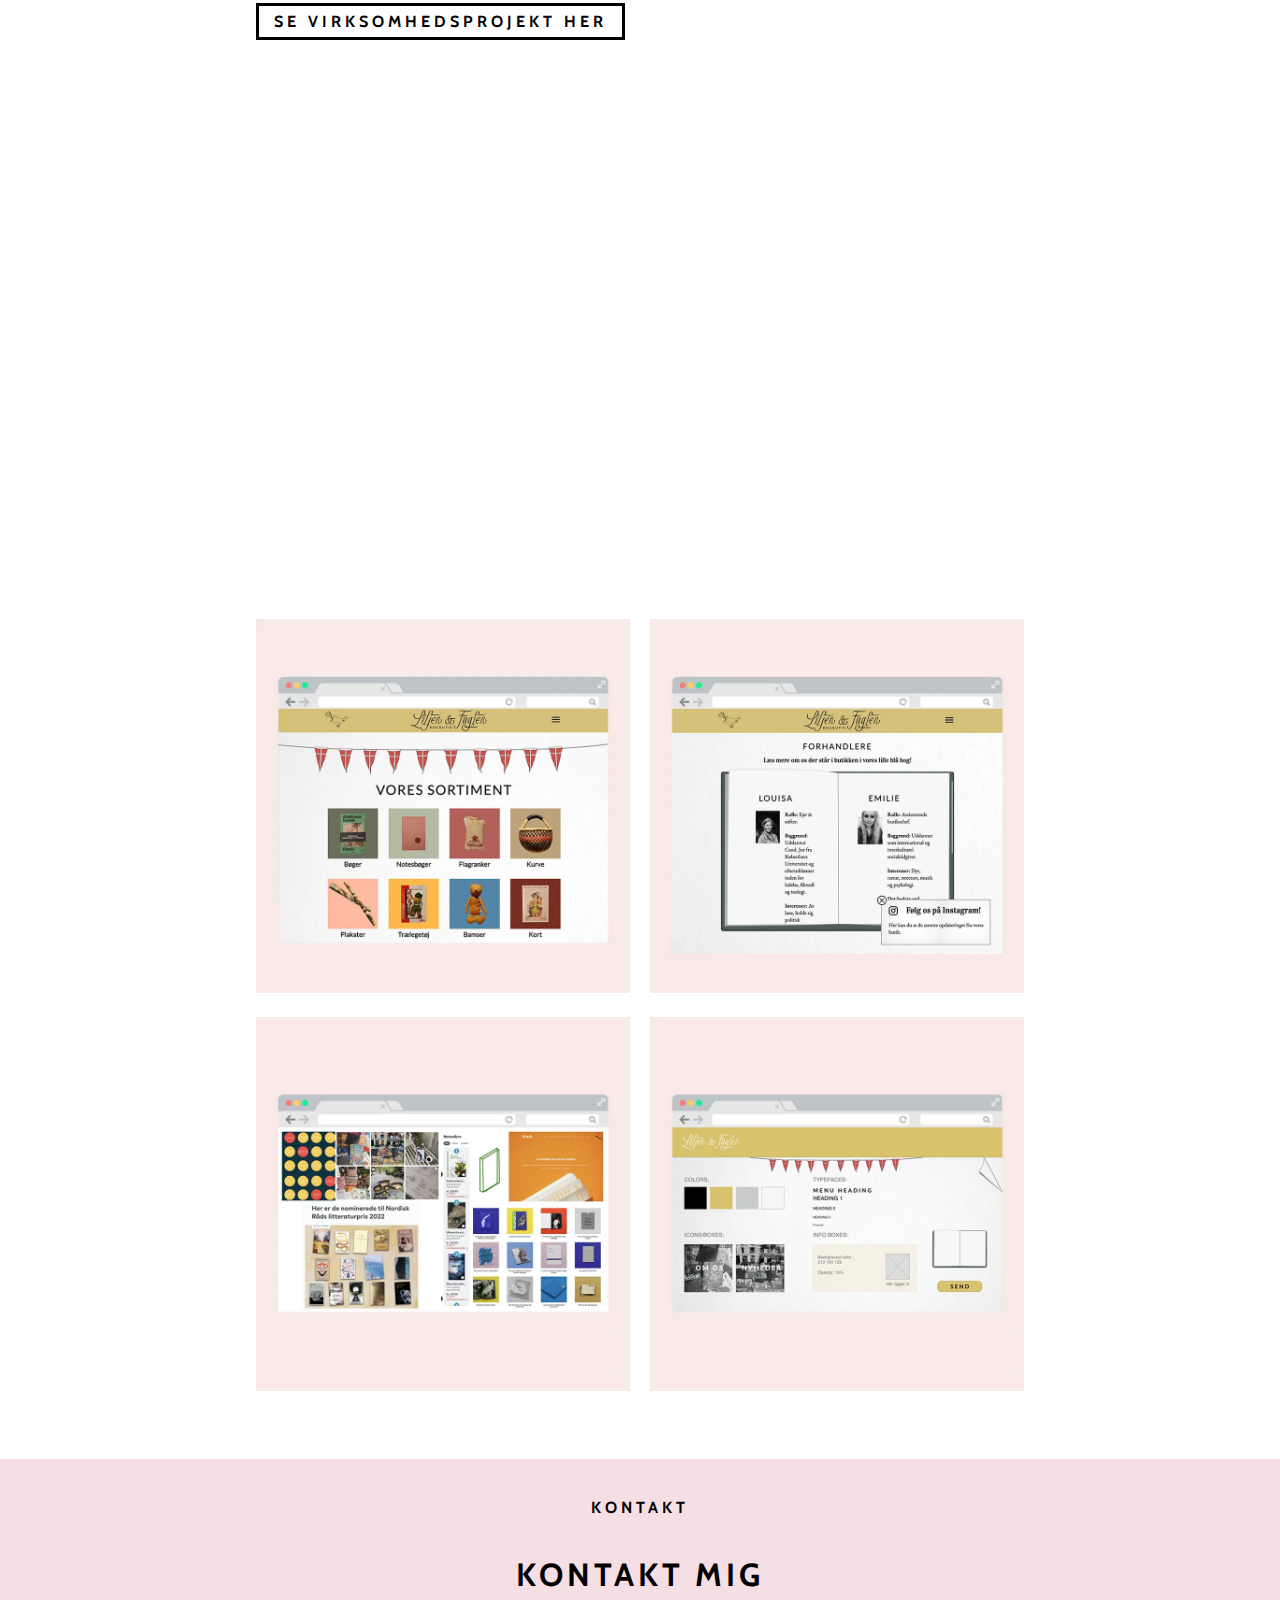
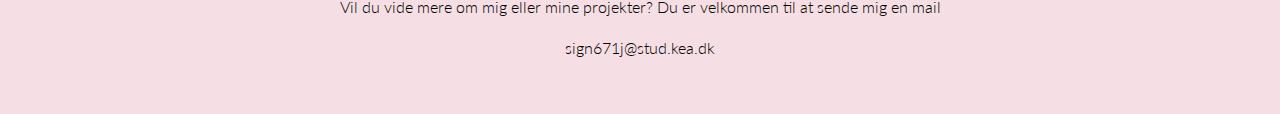
<file: tema5.html>
<!DOCTYPE html>
<html lang="da">
  <head>
    <meta charset="UTF-8" />
    <meta http-equiv="X-UA-Compatible" content="IE=edge" />
    <meta name="viewport" content="width=device-width, initial-scale=1.0" />
    <link rel="stylesheet" href="generel.css" />
    <link rel="stylesheet" href="layout.css" />
    <link rel="preconnect" href="https://fonts.googleapis.com" />
    <link rel="preconnect" href="https://fonts.gstatic.com" crossorigin />
    <link href="https://fonts.googleapis.com/css2?family=Cabin:wght@500;600;700&family=Lato:wght@300&display=swap" rel="stylesheet" />
    <link rel="icon" type="image/svg+xml" href="img/favicon.svg" />
    <title>Tema 5</title>
  </head>
  <body>
    <header>
      <a class="logo" href="index.html">SA</a>
      <nav>
        <ul class="menu">
          <li>
            <a class="om_mig" href="om_mig.html">om mig</a>
          </li>
          <li>
            <a class="portfolio_menu" href="portfolio.html">portfolio</a>
          </li>
        </ul>
      </nav>
    </header>

    <main>
      <div class="tema5_billede_container"></div>

      <div class="tema5_tekst_container">
        <h2>Tema 5</h2>
        <h1>Grundlæggende indhold forløbet fokuserede primært grundlæggende indførsel i videoproduktion, herunder forarbejdet inde selve optagelsen, selve optagelsen samt produktionen.</h1>
        <p>I forløbet var der særligt fokus på design, programmering og produktion af enkle digitale indholdsløsninger til udvalgte medieplatforme.</p>
        <p>Forløbet startede med at jeg skulle lave en lille pilotvideo. I den forbindelse blev jeg introduceret for begreber som logline, storyboard og interview guide. De viden jeg fik, brugte jeg til at planlægge og udfører mit interview. Jeg valgte at lave et interview med Naja Herforth, som har en stor passion for fotografi. Videoen er klippet sammen ud fra principper, jeg lærte i forbindelse med forløbet.</p>
        <p>Senere i forløbet arbejdet vi i grupper med at redesigne et website fra en selvvalgt virksomhed. Vi blev introduceret for forskellige testmetoder, som vi brugte til at analysere sitet. Vi arbejdede med desk research, som vi brugte til at undersøge ejerens, Louisa Schønnemann, egne tanker om virksomhedens branding og tiltrækning af kunder, samt virksomhedens værdier. Vi gjorde også brug af en BERT test, for at undersøge hvordan udefrakommende opfattede det eksisterende site. Svarene blev medtaget og inkorporeret i den redesignet løsning.</p>
        <p>I løbet af redesignet arbejdede vi både med heuristisk test og Lighthouse test, som blev brugt til at prioritere og optimere redesignet mest muligt. Til slut lavede vi en BERT test, for at finde ud af om vi havde formået at få redesignet personligt, inviterende og finurligt som vi gerne ville opnå.</p>
        <p>Nedenfor kan du se min pilotvideo, billeder fra redesignet, samt moodboard og styletile.</p>
        <a class="tema5_knap" href="https://www.signearstorp.dk/kea/05_indhold/01_pilotvideo/index.html">Se Pilotvideo her</a>
        <hr />
        <a class="tema5_knap2" href="https://madvigux.dk/kea/05_indhold/liljenogfuglen/index.html">Se Virksomhedsprojekt her</a>
      </div>
      <div class="tema5_grid">
        <div class="videocontainer">
          <iframe width="560" height="315" src="https://www.youtube.com/embed/Jbx7diuTPpA" title="YouTube video player" allow="accelerometer; autoplay; clipboard-write; encrypted-media; gyroscope; picture-in-picture" allowfullscreen></iframe>
        </div>
        <div class="billede_container1"><img src="img/tema5_billede1.webp" alt="" /></div>
        <div class="billede_container2"><img src="img/tema5_billede2.webp" alt="" /></div>
        <div class="billede_container3"><img src="img/tema5_billede3.webp" alt="" /></div>
        <div class="billede_container4"><img src="img/tema5_billede4.webp" alt="" /></div>
      </div>
    </main>

    <footer>
      <h2>kontakt</h2>
      <h1>Kontakt mig</h1>
      <p>Vil du vide mere om mig eller mine projekter? Du er velkommen til at sende mig en mail</p>
      <p>sign671j@stud.kea.dk</p>
    </footer>
    <script src="script.js"></script>
  </body>
</html>
</file>
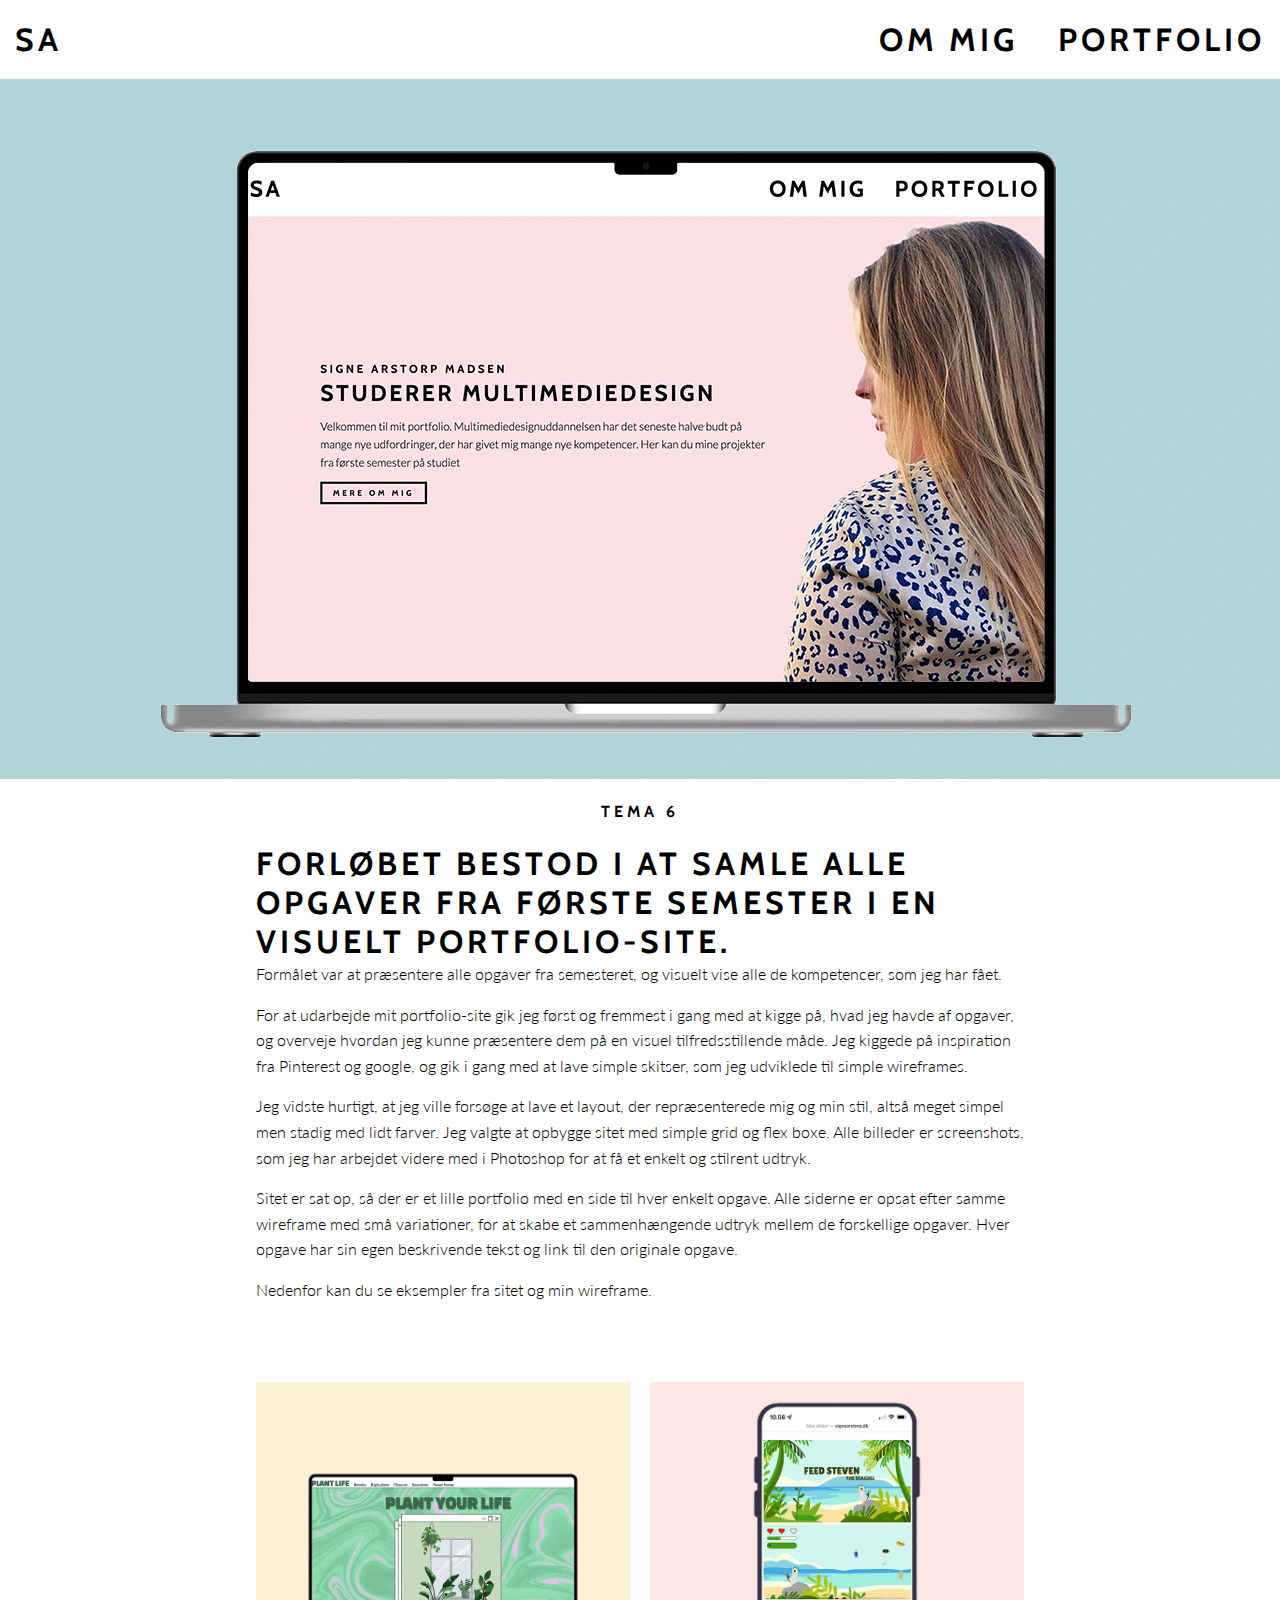
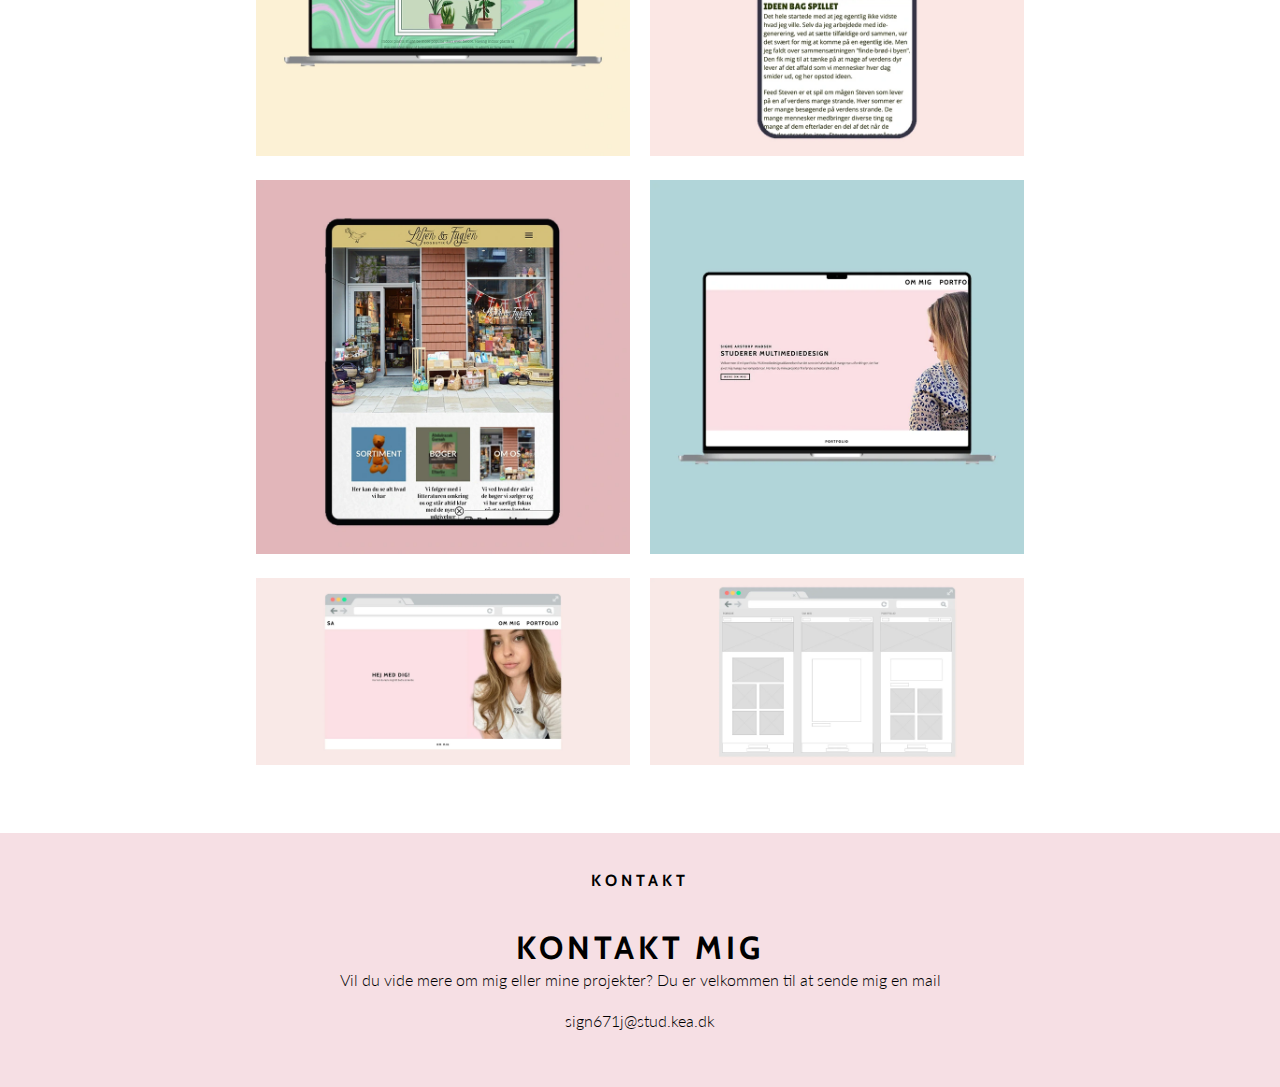
<file: tema6.html>
<!DOCTYPE html>
<html lang="da">
  <head>
    <meta charset="UTF-8" />
    <meta http-equiv="X-UA-Compatible" content="IE=edge" />
    <meta name="viewport" content="width=device-width, initial-scale=1.0" />
    <link rel="stylesheet" href="generel.css" />
    <link rel="stylesheet" href="layout.css" />
    <link rel="preconnect" href="https://fonts.googleapis.com" />
    <link rel="preconnect" href="https://fonts.gstatic.com" crossorigin />
    <link href="https://fonts.googleapis.com/css2?family=Cabin:wght@500;600;700&family=Lato:wght@300&display=swap" rel="stylesheet" />
    <link rel="icon" type="image/svg+xml" href="img/favicon.svg" />
    <title>Tema 6</title>
  </head>
  <body>
    <header>
      <a class="logo" href="index.html">SA</a>
      <nav>
        <ul class="menu">
          <li>
            <a class="om_mig" href="om_mig.html">om mig</a>
          </li>
          <li>
            <a class="portfolio_menu" href="portfolio.html">portfolio</a>
          </li>
        </ul>
      </nav>
    </header>

    <main>
      <div class="tema6_billede_container"></div>

      <div class="tema6_tekst_container">
        <h2>Tema 6</h2>
        <h1>Forløbet bestod i at samle alle opgaver fra første semester i en visuelt portfolio-site.</h1>
        <p>Formålet var at præsentere alle opgaver fra semesteret, og visuelt vise alle de kompetencer, som jeg har fået.</p>
        <p>For at udarbejde mit portfolio-site gik jeg først og fremmest i gang med at kigge på, hvad jeg havde af opgaver, og overveje hvordan jeg kunne præsentere dem på en visuel tilfredsstillende måde. Jeg kiggede på inspiration fra Pinterest og google, og gik i gang med at lave simple skitser, som jeg udviklede til simple wireframes.</p>
        <p>Jeg vidste hurtigt, at jeg ville forsøge at lave et layout, der repræsenterede mig og min stil, altså meget simpel men stadig med lidt farver. Jeg valgte at opbygge sitet med simple grid og flex boxe. Alle billeder er screenshots, som jeg har arbejdet videre med i Photoshop for at få et enkelt og stilrent udtryk.</p>
        <p>Sitet er sat op, så der er et lille portfolio med en side til hver enkelt opgave. Alle siderne er opsat efter samme wireframe med små variationer, for at skabe et sammenhængende udtryk mellem de forskellige opgaver. Hver opgave har sin egen beskrivende tekst og link til den originale opgave.</p>
        <p>Nedenfor kan du se eksempler fra sitet og min wireframe.</p>
      </div>
      <div class="tema6_grid">
        <div class="billede_container1"><img src="img/tema_2.webp" alt="" /></div>
        <div class="billede_container2"><img src="img/tema_4.webp" alt="" /></div>
        <div class="billede_container3"><img src="img/tema_5.webp" alt="" /></div>
        <div class="billede_container4"><img src="img/tema_6.webp" alt="" /></div>
        <div class="billede_container5_tema6"><img src="img/tema6_billede5.webp" alt="" /></div>
        <div class="billede_container6_tema6"><img src="img/tema6_billede6.webp" alt="" /></div>
      </div>
    </main>

    <footer>
      <h2>kontakt</h2>
      <h1>Kontakt mig</h1>
      <p>Vil du vide mere om mig eller mine projekter? Du er velkommen til at sende mig en mail</p>
      <p>sign671j@stud.kea.dk</p>
    </footer>
    <script src="script.js"></script>
  </body>
</html>
</file>
<file: generel.css>
* {
  all: unset;

  display: revert;

  cursor: revert;

  box-sizing: border-box;
}

/* ---------- GENERELLE STYLES FONTS ----------  */

img {
  max-width: 100%;
}

h2 {
  font-family: "Cabin", sans-serif;
  font-weight: 700;
  text-transform: uppercase;
  font-size: 1rem;
  letter-spacing: 4px;
}

h1 {
  font-family: "Cabin", sans-serif;
  font-weight: 700;
  text-transform: uppercase;
  font-size: 2rem;
  letter-spacing: 4px;
}

p {
  line-height: 1.6rem;
  font-size: 1rem;
  font-family: lato, sans-serif;
  font-weight: 300;
}

@media (max-width: 750px) {
  h1 {
    font-size: 1.6rem;
  }
}

/* ---------- GENERELLE STYLES BUTTONS ----------  */

.cv_knap,
.tema2_knap,
.tema3_knap,
.tema3_knap2,
.tema4_knap,
.tema5_knap,
.tema5_knap2 {
  border: 3px;
  border-style: solid;
  padding: 6px 15px;
  font-family: "Cabin", sans-serif;
  font-weight: 700;
  text-transform: uppercase;
  font-size: 1rem;
  letter-spacing: 4px;
  text-align: center;
}

@media (max-width: 500px) {
  .cv_knap,
  .tema2_knap,
  .tema3_knap,
  .tema3_knap2,
  .tema4_knap,
  .tema5_knap,
  .tema5_knap2 {
    font-size: 0.7rem;
  }
}

.om_knap {
  border: 3px;
  border-style: solid;
  padding: 6px 15px;
  font-family: "Cabin", sans-serif;
  font-weight: 700;
  text-transform: uppercase;
  font-size: 0.7rem;
  letter-spacing: 4px;
}

.cv_knap:hover,
.tema2_knap:hover,
.tema3_knap:hover,
.tema3_knap2:hover,
.tema4_knap:hover,
.tema5_knap:hover,
.tema5_knap2:hover {
  color: #f6dfe4;
  transition: 0.2s ease-in-out;
}

.om_knap:hover {
  color: #ffffff;
  transition: 0.2s ease-in-out;
}

/* ----------- IFRAME ----------- */

iframe {
  width: 100%;
  height: 500px;
  object-fit: cover;
}

/* ----------- HR TAG ----------- */

hr {
  padding-top: 5%;
  padding-bottom: 5%;
}

@media (min-width: 500px) {
  hr {
    padding-top: 3%;
    padding-bottom: 3%;
  }
}

@media (min-width: 1100px) {
  hr {
    padding-top: 2%;
    padding-bottom: 2%;
  }
}

/* ----------- HEADER NAVIGATIOM ----------- */

header {
  display: flex;
  position: sticky;
  top: 0;
  background-color: #ffffff;
  justify-content: space-between;
  align-items: center;
  padding: 20px 15px;
}

.logo {
  cursor: pointer;
  font-family: "Cabin", sans-serif;
  font-weight: 700;
  text-transform: uppercase;
  font-size: 2rem;
  letter-spacing: 4px;
}

.menu {
  list-style: none;
  font-family: "Cabin", sans-serif;
  font-weight: 700;
  text-transform: uppercase;
  font-size: 2rem;
  letter-spacing: 4px;
}

ul {
  display: flex;
  justify-content: space-between;
  gap: 40px;
}

@media (max-width: 650px) {
  .menu {
    font-size: 1.2rem;
  }

  .logo {
    font-size: 1.2rem;
  }

  ul {
    gap: 15px;
  }
}

.menu li {
  display: inline-block;
}

.menu li a {
  transition: 0.3s ease 0s;
}

.om_mig,
.portfolio_menu {
  position: relative;
}

.om_mig::after {
  content: "";
  position: absolute;
  background-color: #f6dfe4;
  height: 5px;
  width: 100%;
  left: 0;
  bottom: -5px;
  opacity: 0;
}
.portfolio_menu::after {
  content: "";
  position: absolute;
  background-color: #f6dfe4;
  height: 5px;
  width: 100%;
  left: 0;
  bottom: -5px;
  opacity: 0;
}

.portfolio_menu:hover::after {
  opacity: 1;
  transition: 0.2s ease-in-out;
}

.om_mig:hover::after {
  opacity: 1;
  transition: 0.2s ease-in-out;
}

/* ----------- FOOTER ----------- */

footer {
  background-color: #f6dfe4;
  text-align: center;
  padding-top: 3%;
  padding-bottom: 3%;
}

footer h2 {
  padding-bottom: 3%;
}
</file>
<file: layout.css>
/* ----------- LAYOUT FORSIDE (INDEX.HTML) ----------- */

/* disse koder styrer også layoutet for portfolio.html */
.portfolio {
  padding-left: 10%;
  padding-right: 10%;
}

.portfolio_tekst {
  font-family: "Cabin", sans-serif;
  font-weight: 700;
  text-transform: uppercase;
  font-size: 100%;
  letter-spacing: 4px;
  padding: 3% 0%;
  text-align: center;
}

.om_mig_container {
  background-image: url(img/Artboard_2.webp);
  background-position: 100%;
  background-size: cover;
  background-repeat: no-repeat;
  width: auto;
  height: 1000px;
  padding-left: 10%;
  padding-right: 35%;
  padding-top: 18%;
}

.om_mig_container h1,
p {
  padding-bottom: 15px;
}

.om_mig_container h2 {
  padding-bottom: 5px;
}

@media (min-width: 750px) {
  .om_mig_container {
    background-image: url(img/artboard3.webp);
    background-position: 100%;
    width: auto;
    height: 700px;
  }

  .portfolio_grid {
    display: grid;
    grid-template-columns: 1fr 1fr;
    gap: 30px;
    padding-bottom: 30px;
  }

  .container1 {
    grid-column: 1 / span 2;
  }
}

@media (max-width: 750px) {
  .om_mig_container h1 {
    font-size: 1.6rem;
  }
}

/* koder for om knappen på forsiden*/

.om_knap {
  border: 3px;
  border-style: solid;
  padding: 6px 15px;
  font-family: "Cabin", sans-serif;
  font-weight: 700;
  text-transform: uppercase;
  font-size: 0.7rem;
  letter-spacing: 4px;
}

.om_knap:hover {
  color: #ffffff;
  transition: 0.2s ease-in-out;
}

/* ----------- LAYOUT OM MIG (OM_MIG.HTML) ----------- */

.potraet_container {
  background-image: url(img/artboard5.webp);
  background-position: 100%;
  background-size: cover;
  background-repeat: no-repeat;
  width: auto;
  height: 400px;
  padding-left: 10%;
  padding-right: 35%;
  padding-top: 44%;
}

.om_mig_tekst_container {
  padding-left: 10%;
  padding-right: 10%;
  padding-bottom: 30px;
}

@media (min-width: 615px) and (max-width: 950px) {
  .potraet_container {
    padding-top: 16%;
  }
}

@media (min-width: 950px) {
  .potraet_container {
    background-image: url(img/artboard5.webp);
    background-position: 100%;
    background-size: cover;
    background-repeat: no-repeat;
    width: auto;
    height: 700px;
    padding-left: 20%;
    padding-right: 35%;
    padding-top: 18%;
  }

  .om_mig_tekst_container {
    padding-left: 20%;
    padding-right: 20%;
  }
}

@media (max-width: 750px) {
  h1 {
    font-size: 1.6rem;
  }
}

.om_mig_tekst_container h1,
p {
  padding-bottom: 15px;
}

.om_mig_tekst_container h2 {
  padding: 3% 0;
  text-align: center;
}

.portfolio_knap {
  border: 3px;
  border-style: solid;
  padding: 6px 15px;
  font-family: "Cabin", sans-serif;
  font-weight: 700;
  text-transform: uppercase;
  font-size: 1rem;
  letter-spacing: 4px;
  text-align: center;
}

.portfolio_knap:hover {
  color: #f6dfe4;
  transition: 0.2s ease-in-out;
}

/* ----------- LAYOUT PORTFOLIO (PORTFOLIO.HTML) ----------- */

.portfolio_container {
  background-image: url(img/portfolio_billede.webp);
  background-position: center;
  background-size: cover;
  background-repeat: no-repeat;
  width: auto;
  height: 200px;
  padding-left: 10%;
  padding-right: 35%;
  padding-top: 18%;
}

@media (min-width: 550px) {
  .portfolio_container {
    height: 300px;
  }
}

@media (min-width: 850px) {
  .portfolio_container {
    height: 400px;
  }
}

@media (min-width: 1050px) {
  .portfolio_container {
    height: 500px;
  }
}

@media (min-width: 1280px) {
  .portfolio_container {
    height: 700px;
  }
}

/* ----------- LAYOUT TEMA2 (TEMA2.HTML) ----------- */

.tema2_billede_container {
  background-image: url(img/tema2_baggrund.webp);
  background-position: center;
  background-size: cover;
  background-repeat: no-repeat;
  width: auto;
  height: 200px;
}

.tema3_billede_container {
  background-image: url(img/tema3_baggrund.webp);
  background-position: center;
  background-size: cover;
  background-repeat: no-repeat;
  width: auto;
  height: 200px;
}

.tema4_billede_container {
  background-image: url(img/tema4_baggrund.webp);
  background-position: center;
  background-size: cover;
  background-repeat: no-repeat;
  width: auto;
  height: 200px;
}

.tema5_billede_container {
  background-image: url(img/tema5_baggrund.webp);
  background-position: center;
  background-size: cover;
  background-repeat: no-repeat;
  width: auto;
  height: 200px;
}

.tema6_billede_container {
  background-image: url(img/tema6_baggrund.webp);
  background-position: center;
  background-size: cover;
  background-repeat: no-repeat;
  width: auto;
  height: 200px;
}

.tema2_tekst_container,
.tema3_tekst_container,
.tema4_tekst_container,
.tema5_tekst_container,
.tema6_tekst_container {
  padding-left: 10%;
  padding-right: 10%;
}

.tema2_tekst_container h2,
.tema3_tekst_container h2,
.tema4_tekst_container h2,
.tema5_tekst_container h2,
.tema6_tekst_container h2 {
  padding: 3% 0;
  text-align: center;
}

.tema2_grid,
.tema3_grid,
.tema4_grid,
.tema5_grid,
.tema6_grid {
  padding-top: 5%;
  padding-bottom: 5%;
  padding-left: 10%;
  padding-right: 10%;
}

.billede_container3_tema3,
.billede_container4_tema3 {
  grid-column: 1 / span 2;
}

.billede_container5_tema4,
.billede_container6_tema4 {
  grid-column: span 2;
}

.billede_container7_tema4,
.billede_container8_tema4 {
  grid-column: span 4;
}

.videocontainer {
  grid-column: span 2;
}

@media (min-width: 550px) {
  .tema2_billede_container {
    background-image: url(img/tema2_baggrund.webp);
    background-position: center;
    width: auto;
    height: 300px;
  }

  .tema3_billede_container {
    background-image: url(img/tema3_baggrund.webp);
    background-position: center;
    width: auto;
    height: 300px;
  }

  .tema4_billede_container {
    background-image: url(img/tema4_baggrund.webp);
    background-position: center;
    width: auto;
    height: 300px;
  }

  .tema5_billede_container {
    background-image: url(img/tema5_baggrund.webp);
    background-position: center;
    width: auto;
    height: 300px;
  }

  .tema6_billede_container {
    background-image: url(img/tema6_baggrund.webp);
    background-position: center;
    width: auto;
    height: 300px;
  }
}

@media (min-width: 750px) {
  .tema2_billede_container {
    background-image: url(img/tema2_baggrund.webp);
    background-position: center;
    width: auto;
    height: 400px;
  }

  .tema3_billede_container {
    background-image: url(img/tema3_baggrund.webp);
    background-position: center;
    width: auto;
    height: 400px;
  }

  .tema4_billede_container {
    background-image: url(img/tema4_baggrund.webp);
    background-position: center;
    width: auto;
    height: 400px;
  }

  .tema5_billede_container {
    background-image: url(img/tema5_baggrund.webp);
    background-position: center;
    width: auto;
    height: 400px;
  }

  .tema6_billede_container {
    background-image: url(img/tema6_baggrund.webp);
    background-position: center;
    width: auto;
    height: 400px;
  }

  .tema2_grid,
  .tema3_grid,
  .tema5_grid,
  .tema6_grid {
    display: grid;
    grid-template-columns: 1fr 1fr;
    gap: 20px;
    padding-left: 20%;
    padding-right: 20%;
  }

  .tema4_grid {
    display: grid;
    grid-template-columns: 1fr 1fr 1fr 1fr;
    gap: 20px;
    padding-left: 20%;
    padding-right: 20%;
  }

  .tema2_tekst_container,
  .tema3_tekst_container,
  .tema4_tekst_container,
  .tema5_tekst_container,
  .tema6_tekst_container {
    padding-left: 20%;
    padding-right: 20%;
  }
}

@media (min-width: 1150px) {
  .tema2_billede_container {
    background-image: url(img/tema2_baggrund.webp);
    background-position: center;
    width: auto;
    height: 700px;
  }

  .tema3_billede_container {
    background-image: url(img/tema3_baggrund.webp);
    background-position: center;
    width: auto;
    height: 700px;
  }

  .tema4_billede_container {
    background-image: url(img/tema4_baggrund.webp);
    background-position: center;
    width: auto;
    height: 700px;
  }

  .tema5_billede_container {
    background-image: url(img/tema5_baggrund.webp);
    background-position: center;
    width: auto;
    height: 700px;
  }

  .tema6_billede_container {
    background-image: url(img/tema6_baggrund.webp);
    background-position: center;
    width: auto;
    height: 700px;
  }
}

.tema2_knap,
.tema3_knap,
.tema3_knap2,
.tema4_knap,
.tema5_knap,
.tema5_knap2,
.tema6_knap {
  border: 3px;
  border-style: solid;
  padding: 6px 15px;
  font-family: "Cabin", sans-serif;
  font-weight: 700;
  text-transform: uppercase;
  font-size: 1rem;
  letter-spacing: 4px;
  text-align: center;
}

.tema2_knap:hover,
.tema3_knap:hover,
.tema3_knap2:hover,
.tema4_knap:hover,
.tema5_knap:hover,
.tema6_knap:hover,
.tema5_knap2:hover {
  color: #f6dfe4;
  transition: 0.2s ease-in-out;
}

iframe {
  width: 100%;
  height: 500px;
  object-fit: cover;
}
</file>
